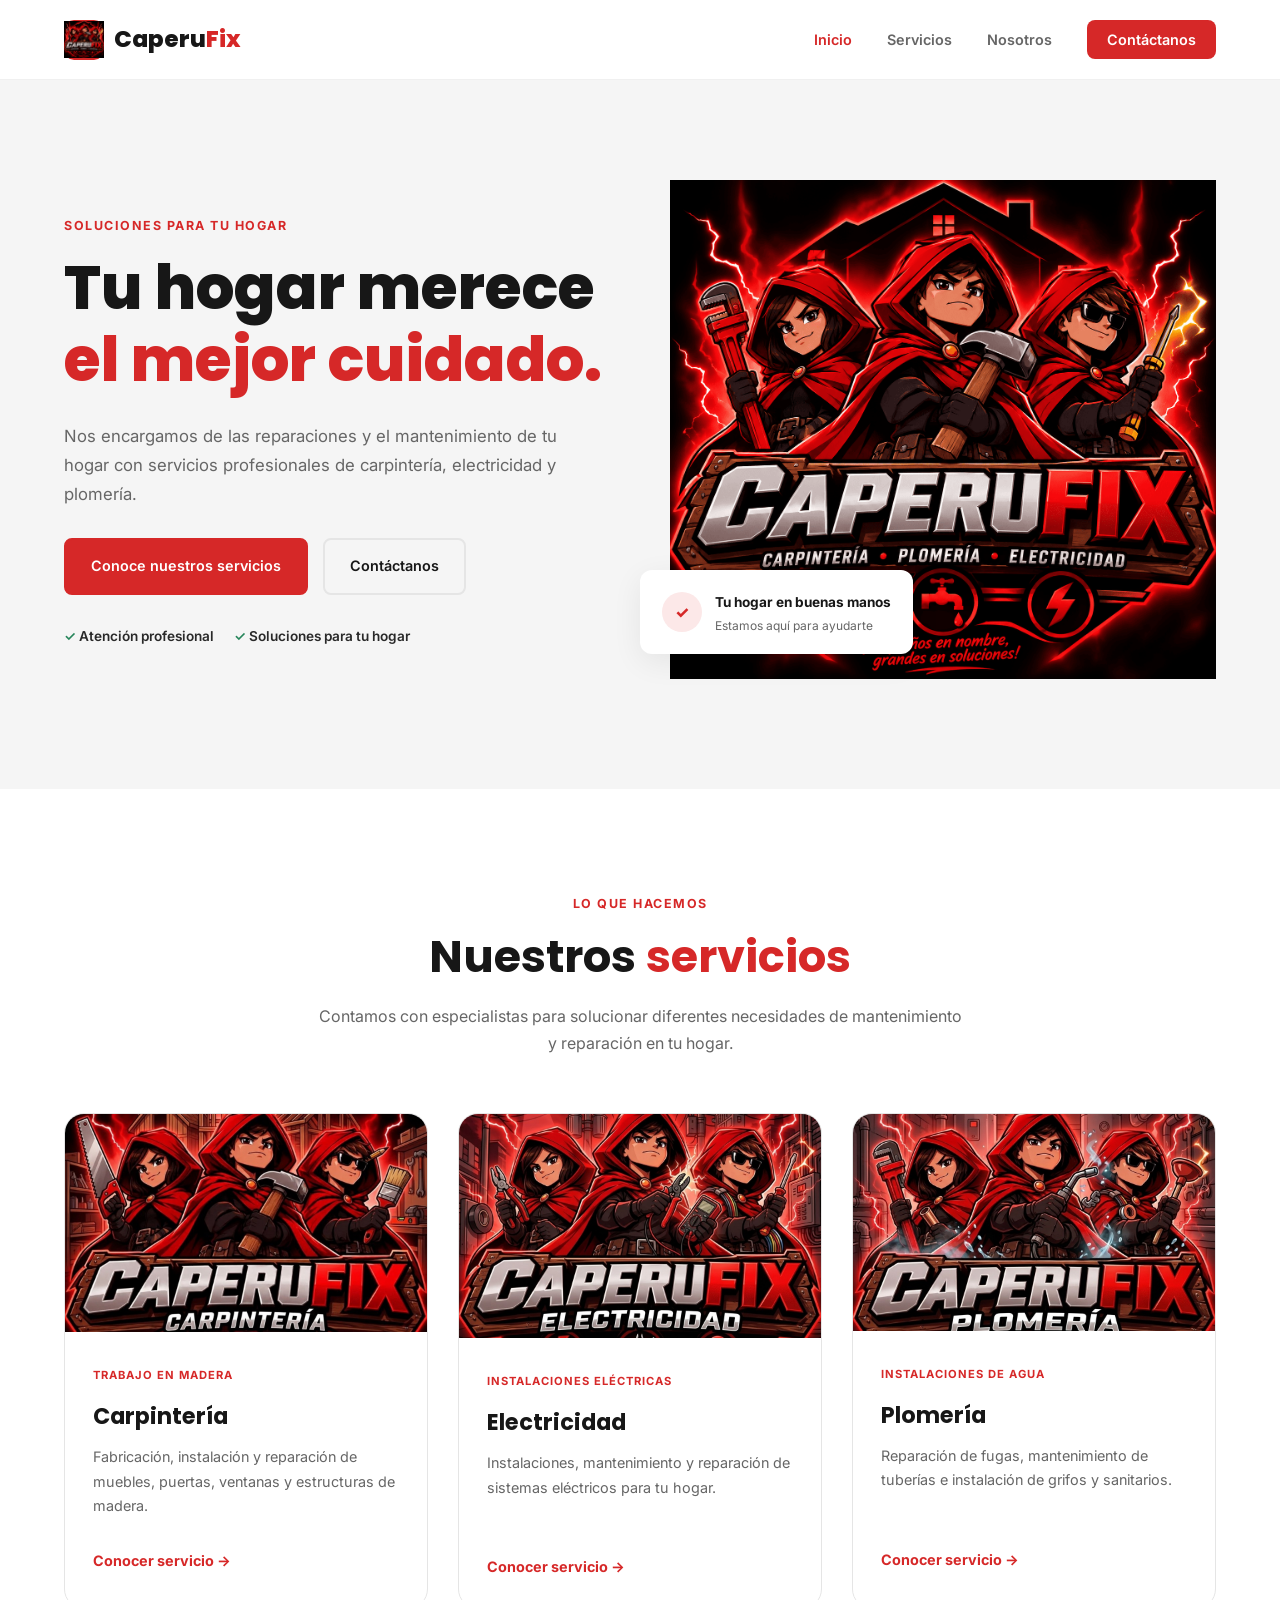
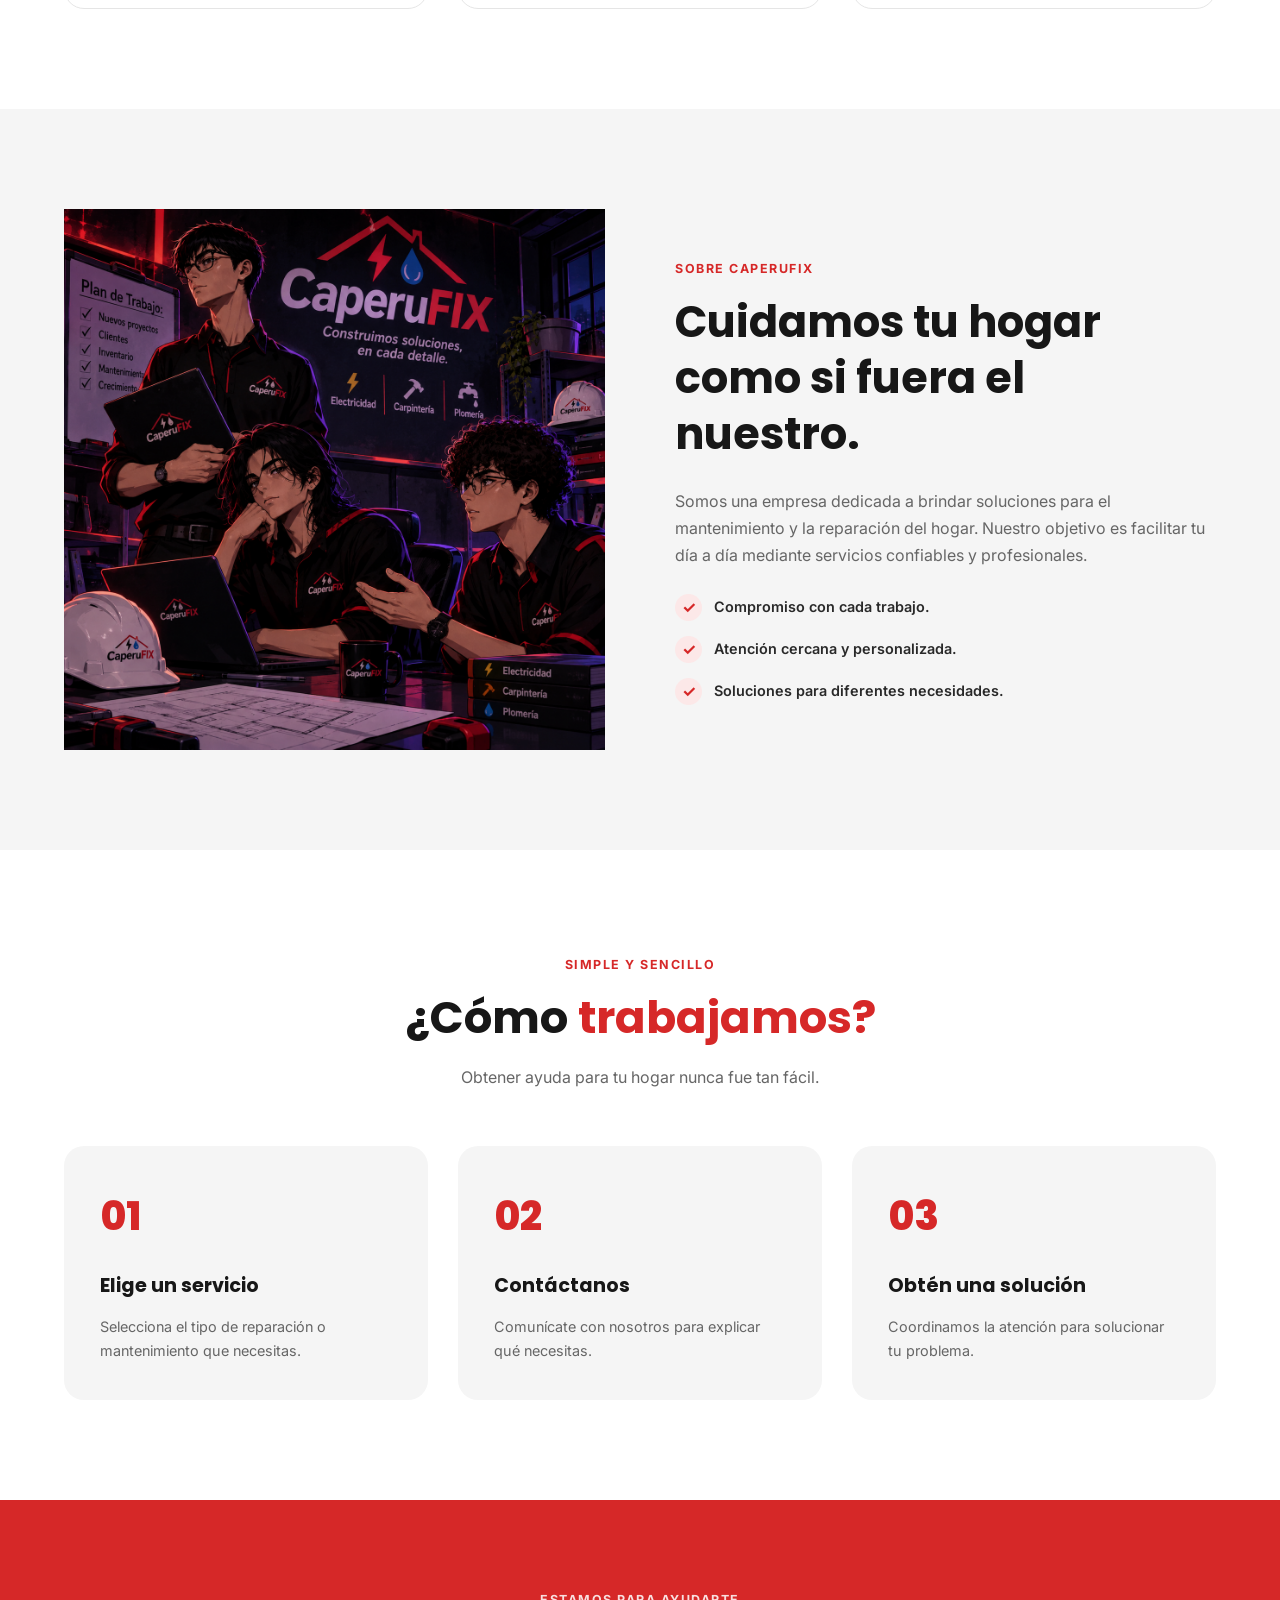
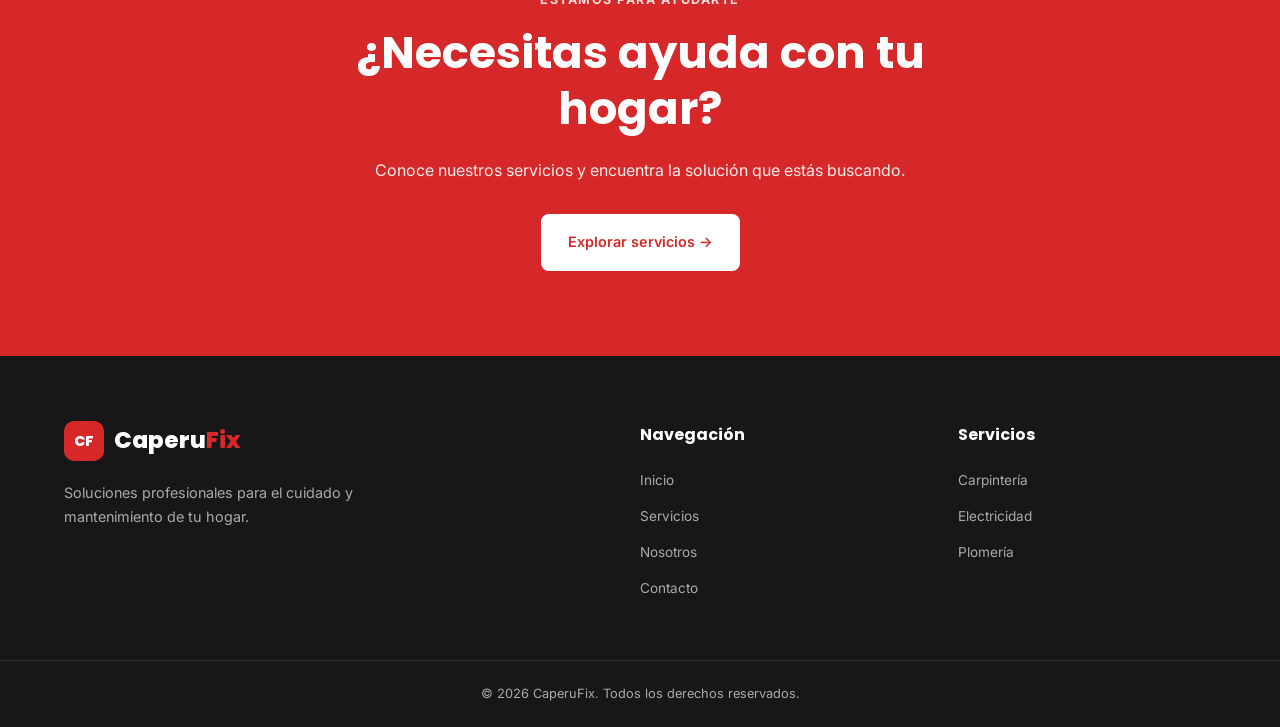
<file: index.html>
<!DOCTYPE html>
<html lang="es">

<head>
    <meta charset="UTF-8">
    <meta name="viewport" content="width=device-width, initial-scale=1.0">

    <meta name="description" content="CaperuFix: servicios profesionales de carpintería, electricidad y plomería para tu hogar.">

    <title>CaperuFix | Reparaciones del hogar</title>

    <!-- Google Fonts -->
    <link rel="preconnect" href="https://fonts.googleapis.com">
    <link rel="preconnect" href="https://fonts.gstatic.com" crossorigin>

    <link href="https://fonts.googleapis.com/css2?family=Inter:wght@400;500;600;700&family=Poppins:wght@400;500;600;700;800&display=swap" rel="stylesheet">

    <!-- CSS principal -->
    <link rel="stylesheet" href="style.css">

    <!-- JavaScript -->
    <script src="script.js" defer></script>
</head>

<body>

    <!-- ================================= -->
    <!-- NAVEGACION PRINCIPAL -->
    <!-- ================================= -->

    <header class="header">
        <nav class="navbar container">

            <a href="index.html" class="logo">
                <span class="logo-icon"><img src="assets/caperufix (1).png" alt=""></span>
                <span>Caperu<span class="logo-highlight">Fix</span></span>
            </a>

            <button class="menu-toggle" id="menu-toggle"
                aria-label="Abrir menú" aria-expanded="false"
                aria-controls="nav-menu">
                <span></span>
                <span></span>
                <span></span>
            </button>

            <ul class="nav-menu" id="nav-menu">
                <li><a href="#inicio" class="nav-link active">Inicio</a></li>
                <li><a href="#servicios" class="nav-link">Servicios</a></li>
                <li><a href="#nosotros" class="nav-link">Nosotros</a></li>
                <li><a href="#contacto" class="nav-link nav-contact">Contáctanos</a></li>
            </ul>

        </nav>
    </header>


    <main>

        <!-- ================================= -->
        <!-- SECCION PRINCIPAL / HERO -->
        <!-- ================================= -->

        <section class="hero" id="inicio">

            <div class="container hero-container">

                <div class="hero-content">

                    <span class="section-tag">
                        SOLUCIONES PARA TU HOGAR
                    </span>

                    <h1>
                        Tu hogar merece
                        <span>el mejor cuidado.</span>
                    </h1>

                    <p>
                        Nos encargamos de las reparaciones y el
                        mantenimiento de tu hogar con servicios
                        profesionales de carpintería, electricidad
                        y plomería.
                    </p>

                    <div class="hero-buttons">

                        <a href="#servicios" class="btn btn-primary">
                            Conoce nuestros servicios
                        </a>

                        <a href="#contacto" class="btn btn-secondary">
                            Contáctanos
                        </a>

                    </div>

                    <div class="hero-benefits">
                        <span>✓ Atención profesional</span>
                        <span>✓ Soluciones para tu hogar</span>
                    </div>

                </div>

                <div class="hero-image">

                    <!-- Imagen principal pendiente de agregar -->

                    <img src="assets/caperufix (1).png" alt="">

                    <div class="hero-card">
                        <span class="hero-card-icon">✓</span>
                        <div>
                            <strong>Tu hogar en buenas manos</strong>
                            <p>Estamos aquí para ayudarte</p>
                        </div>
                    </div>

                </div>

            </div>

        </section>


        <!-- ================================= -->
        <!-- SECCION DE SERVICIOS -->
        <!-- ================================= -->

        <section class="services section-padding" id="servicios">

            <div class="container">

                <div class="section-heading">

                    <span class="section-tag">
                        LO QUE HACEMOS
                    </span>

                    <h2>
                        Nuestros <span>servicios</span>
                    </h2>

                    <p>
                        Contamos con especialistas para solucionar
                        diferentes necesidades de mantenimiento
                        y reparación en tu hogar.
                    </p>

                </div>


                <div class="services-grid">

                    <!-- CARPINTERIA -->

                    <article class="service-card">

                        <img src="assets/caperuFIXCARP.jpg" alt="">

                        <div class="service-content">

                            <span class="service-category">
                                TRABAJO EN MADERA
                            </span>

                            <h3>Carpintería</h3>

                            <p>
                                Fabricación, instalación y reparación
                                de muebles, puertas, ventanas y
                                estructuras de madera.
                            </p>

                            <a href="carpinteria/carpinteria.html"
                                class="service-link">
                                Conocer servicio →
                            </a>

                        </div>

                    </article>


                    <!-- ELECTRICIDAD -->

                    <article class="service-card">

                      <img src="assets/caperuFIXELECT.jpg" alt="">

                        <div class="service-content">

                            <span class="service-category">
                                INSTALACIONES ELÉCTRICAS
                            </span>

                            <h3>Electricidad</h3>

                            <p>
                                Instalaciones, mantenimiento y
                                reparación de sistemas eléctricos
                                para tu hogar.
                            </p>

                            <a href="electricidad/electricidad.html"
                                class="service-link">
                                Conocer servicio →
                            </a>

                        </div>

                    </article>


                    <!-- PLOMERIA -->

                    <article class="service-card">

                       <img src="assets/caperufixTUBER.jpg" alt="">

                        <div class="service-content">

                            <span class="service-category">
                                INSTALACIONES DE AGUA
                            </span>

                            <h3>Plomería</h3>

                            <p>
                                Reparación de fugas, mantenimiento
                                de tuberías e instalación de
                                grifos y sanitarios.
                            </p>

                            <a href="plomeria/plomeria.html"
                                class="service-link">
                                Conocer servicio →
                            </a>

                        </div>

                    </article>

                </div>

            </div>

        </section>


        <!-- ================================= -->
        <!-- SECCION NOSOTROS -->
        <!-- ================================= -->

        <section class="about section-padding" id="nosotros">

            <div class="container about-container">

                <img src="/assets/caperufixEQUIPo.png" alt="">

                <div class="about-content">

                    <span class="section-tag">
                        SOBRE CAPERUFIX
                    </span>

                    <h2>
                        Cuidamos tu hogar
                        como si fuera el nuestro.
                    </h2>

                    <p>
                        Somos una empresa dedicada a brindar
                        soluciones para el mantenimiento y la
                        reparación del hogar. Nuestro objetivo
                        es facilitar tu día a día mediante
                        servicios confiables y profesionales.
                    </p>

                    <div class="about-points">

                        <div class="about-point">
                            <span>✓</span>
                            <p>Compromiso con cada trabajo.</p>
                        </div>

                        <div class="about-point">
                            <span>✓</span>
                            <p>Atención cercana y personalizada.</p>
                        </div>

                        <div class="about-point">
                            <span>✓</span>
                            <p>Soluciones para diferentes necesidades.</p>
                        </div>

                    </div>

                </div>

            </div>

        </section>


        <!-- ================================= -->
        <!-- COMO TRABAJAMOS -->
        <!-- ================================= -->

        <section class="process section-padding">

            <div class="container">

                <div class="section-heading">

                    <span class="section-tag">
                        SIMPLE Y SENCILLO
                    </span>

                    <h2>
                        ¿Cómo <span>trabajamos?</span>
                    </h2>

                    <p>
                        Obtener ayuda para tu hogar nunca fue tan fácil.
                    </p>

                </div>

                <div class="process-grid">

                    <article class="process-card">
                        <span class="process-number">01</span>
                        <h3>Elige un servicio</h3>
                        <p>
                            Selecciona el tipo de reparación
                            o mantenimiento que necesitas.
                        </p>
                    </article>

                    <article class="process-card">
                        <span class="process-number">02</span>
                        <h3>Contáctanos</h3>
                        <p>
                            Comunícate con nosotros para
                            explicar qué necesitas.
                        </p>
                    </article>

                    <article class="process-card">
                        <span class="process-number">03</span>
                        <h3>Obtén una solución</h3>
                        <p>
                            Coordinamos la atención para
                            solucionar tu problema.
                        </p>
                    </article>

                </div>

            </div>

        </section>


        <!-- ================================= -->
        <!-- CONTACTO -->
        <!-- ================================= -->

        <section class="contact section-padding" id="contacto">

            <div class="container">

                <div class="contact-content">

                    <span class="section-tag">
                        ESTAMOS PARA AYUDARTE
                    </span>

                    <h2>
                        ¿Necesitas ayuda
                        con tu hogar?
                    </h2>

                    <p>
                        Conoce nuestros servicios y encuentra
                        la solución que estás buscando.
                    </p>

                    <a href="#servicios" class="btn btn-light">
                        Explorar servicios →
                    </a>

                </div>

            </div>

        </section>

    </main>


    <!-- ================================= -->
    <!-- PIE DE PAGINA -->
    <!-- ================================= -->

    <footer class="footer">

        <div class="container footer-container">

            <div class="footer-brand">

                <a href="index.html" class="logo footer-logo">
                    <span class="logo-icon">CF</span>
                    <span>Caperu<span class="logo-highlight">Fix</span></span>
                </a>

                <p>
                    Soluciones profesionales para el cuidado
                    y mantenimiento de tu hogar.
                </p>

            </div>

            <div class="footer-links">

                <h3>Navegación</h3>

                <a href="#inicio">Inicio</a>
                <a href="#servicios">Servicios</a>
                <a href="#nosotros">Nosotros</a>
                <a href="#contacto">Contacto</a>

            </div>

            <div class="footer-links">

                <h3>Servicios</h3>

                <a href="carpinteria/index.html">Carpintería</a>
                <a href="electricidad/index.html">Electricidad</a>
                <a href="plomeria/index.html">Plomería</a>

            </div>

        </div>

        <div class="footer-bottom">
            <div class="container">
                <p>
                    © <span id="current-year"></span>
                    CaperuFix. Todos los derechos reservados.
                </p>
            </div>
        </div>

    </footer>

</body>

</html>
</file>
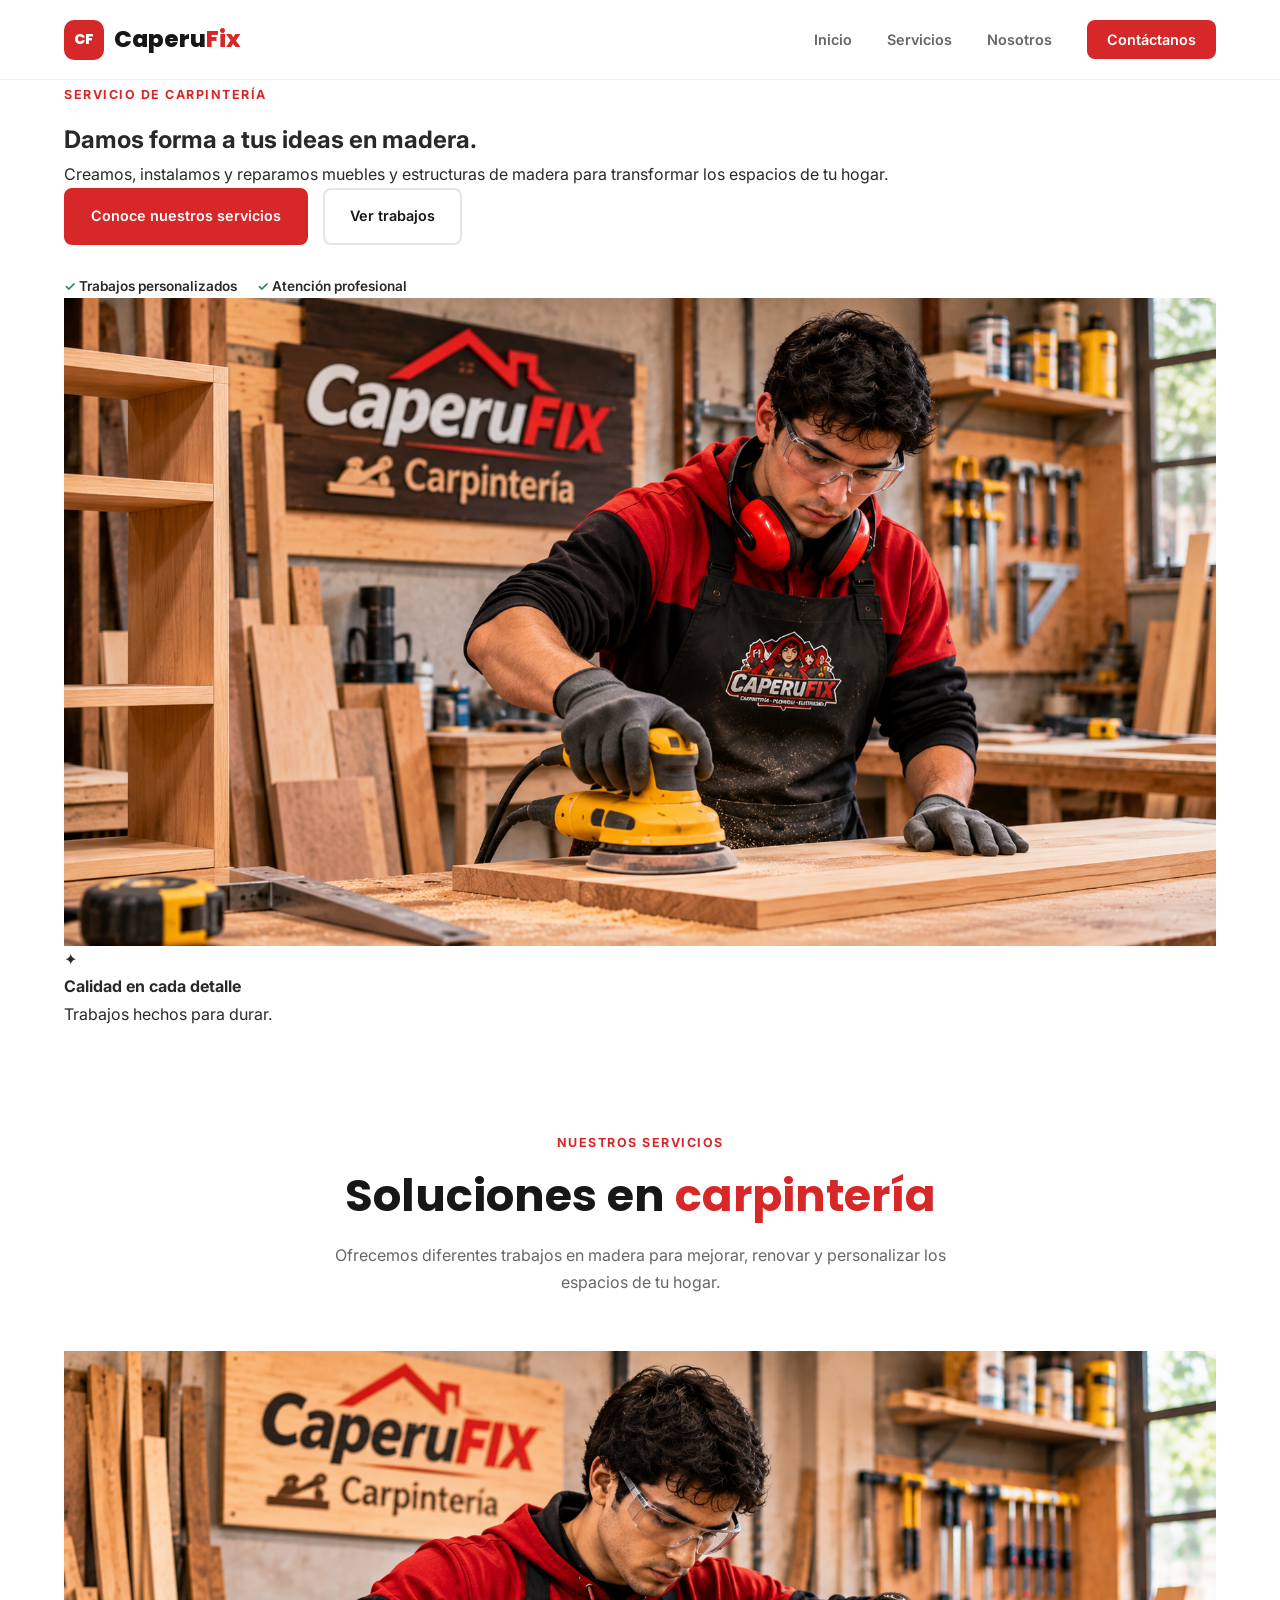
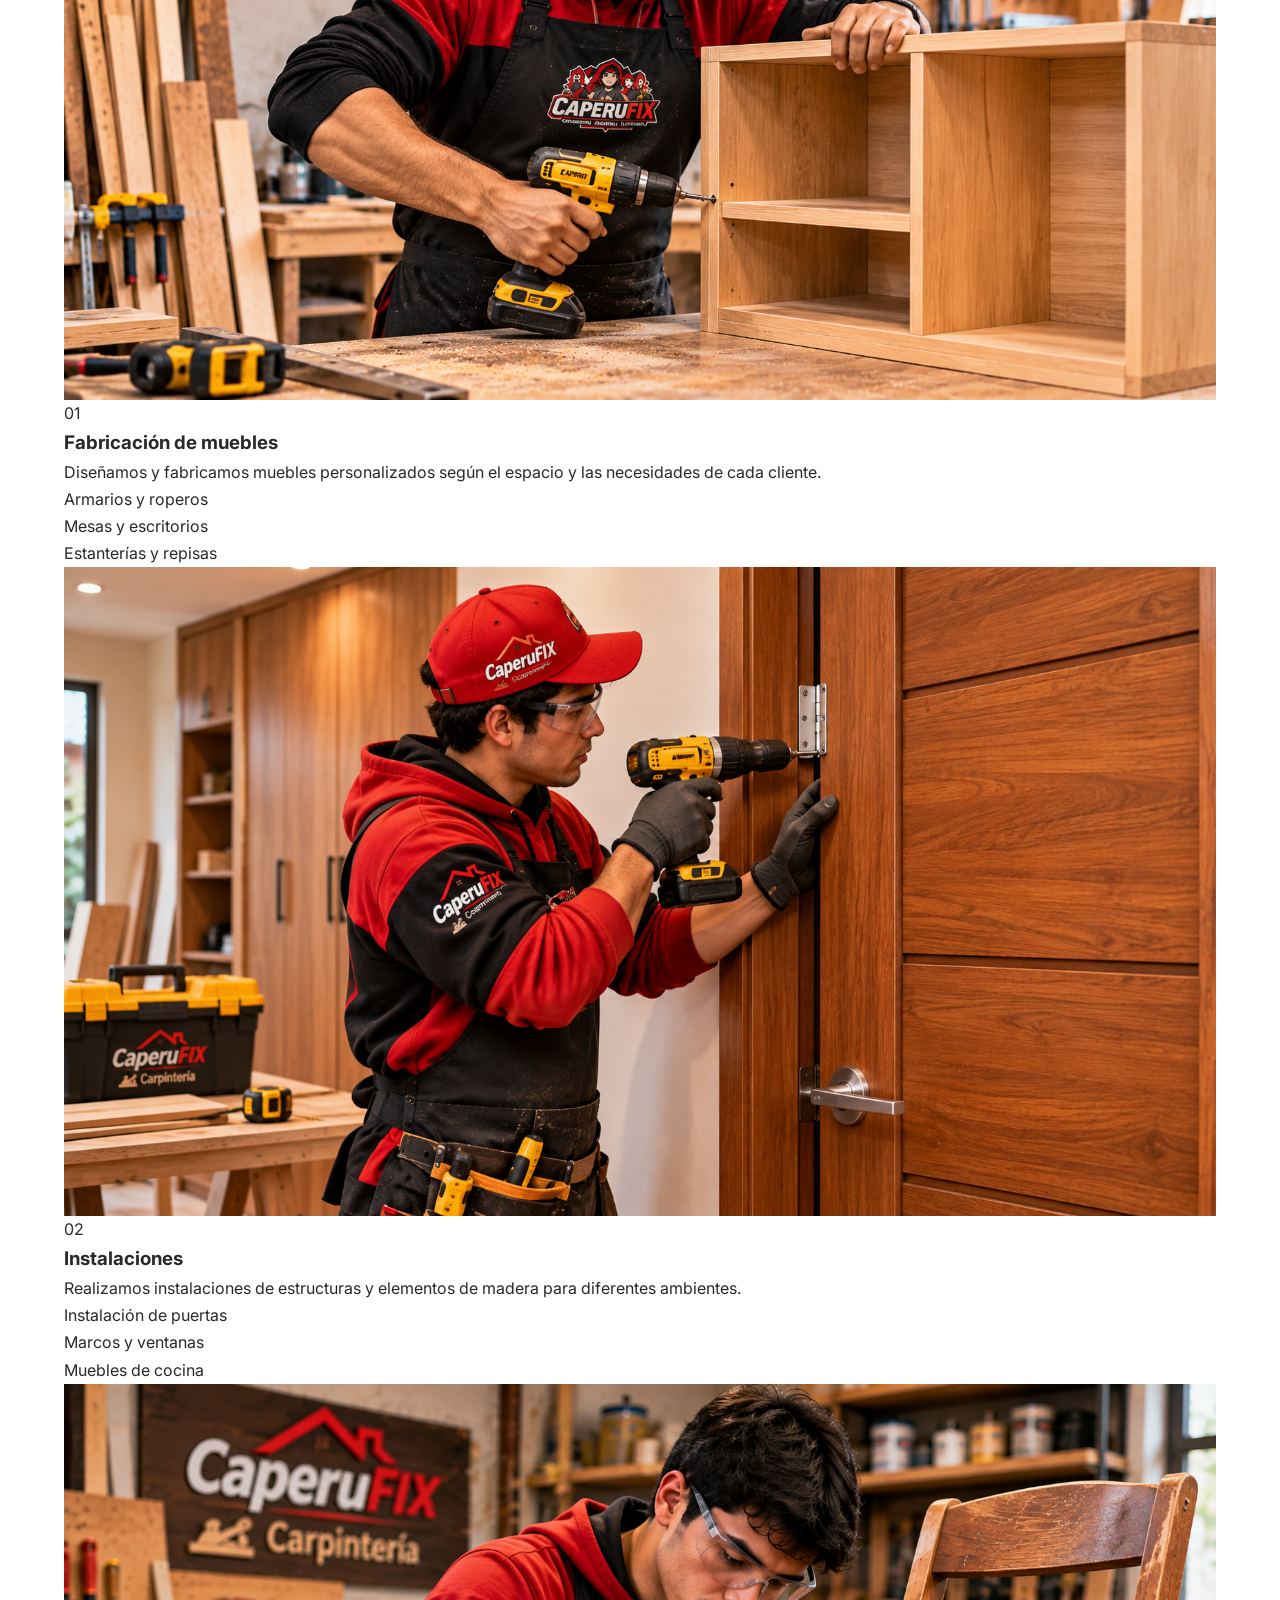
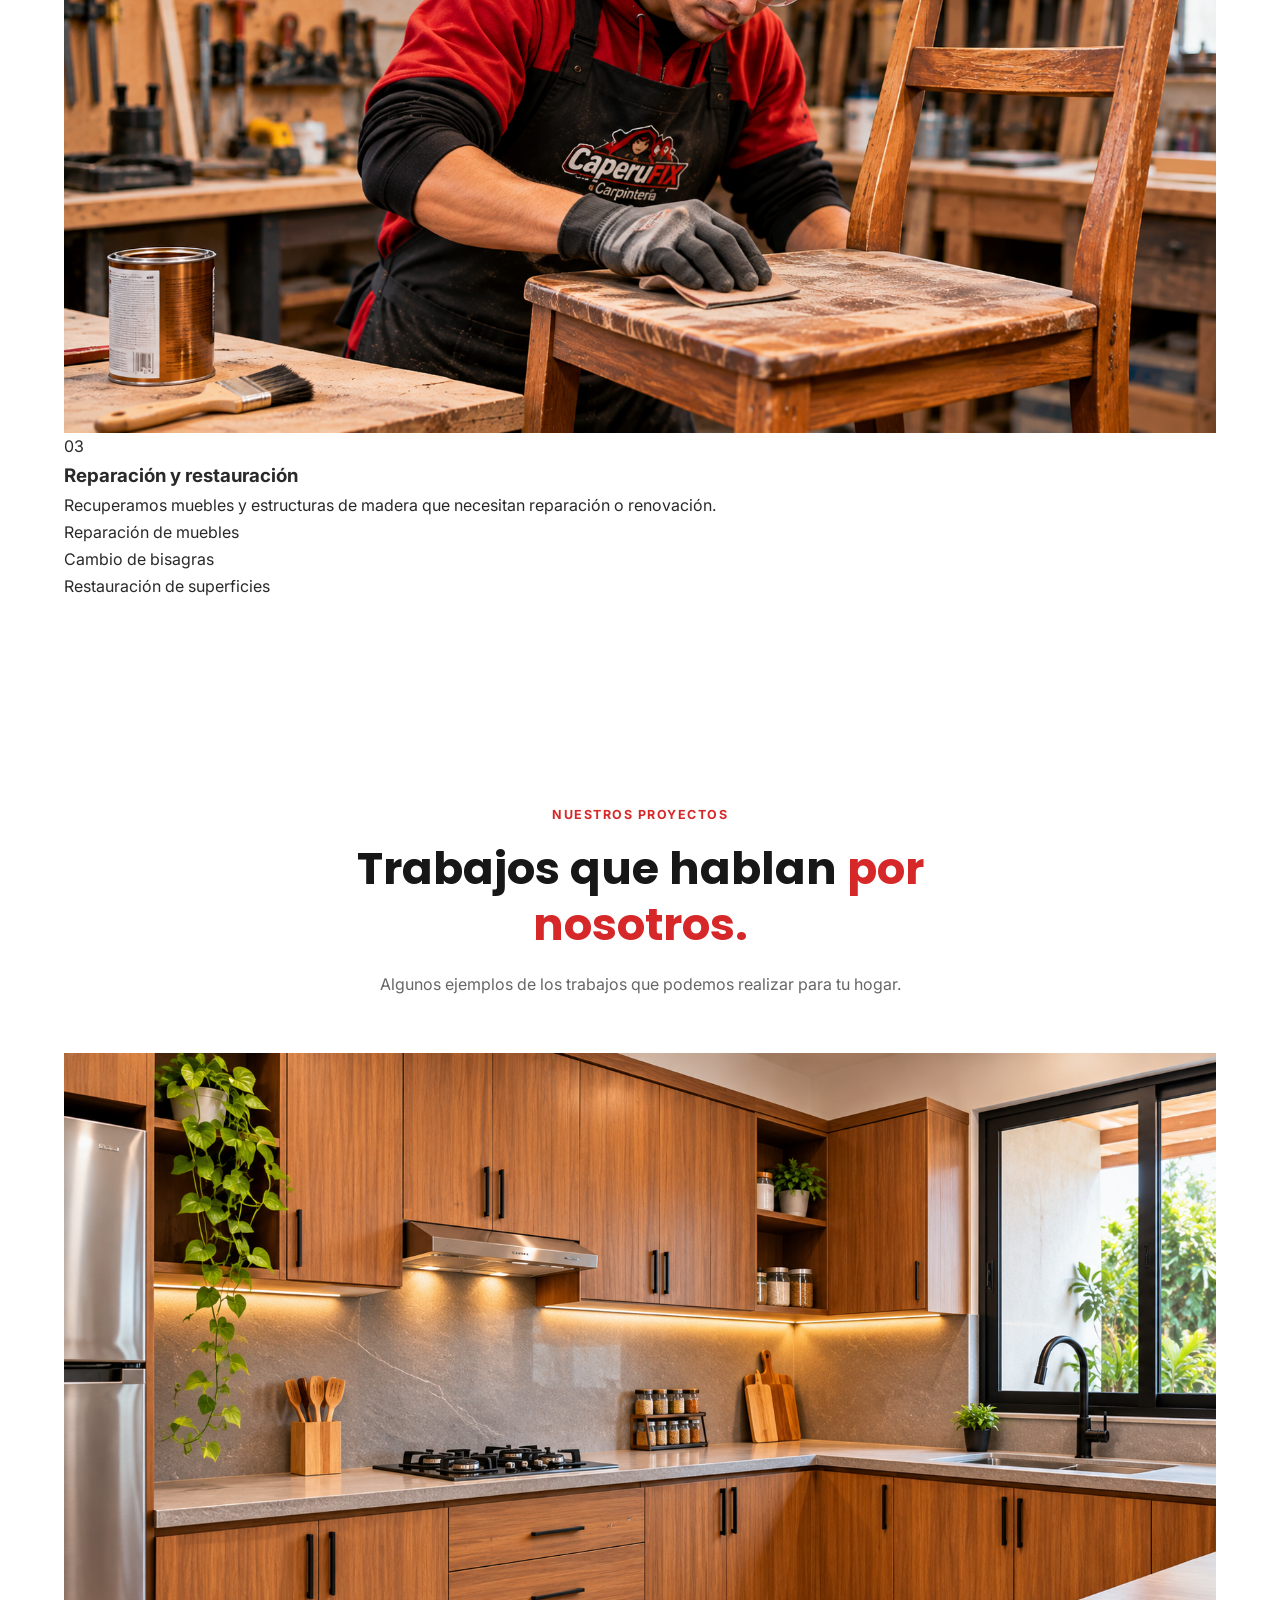
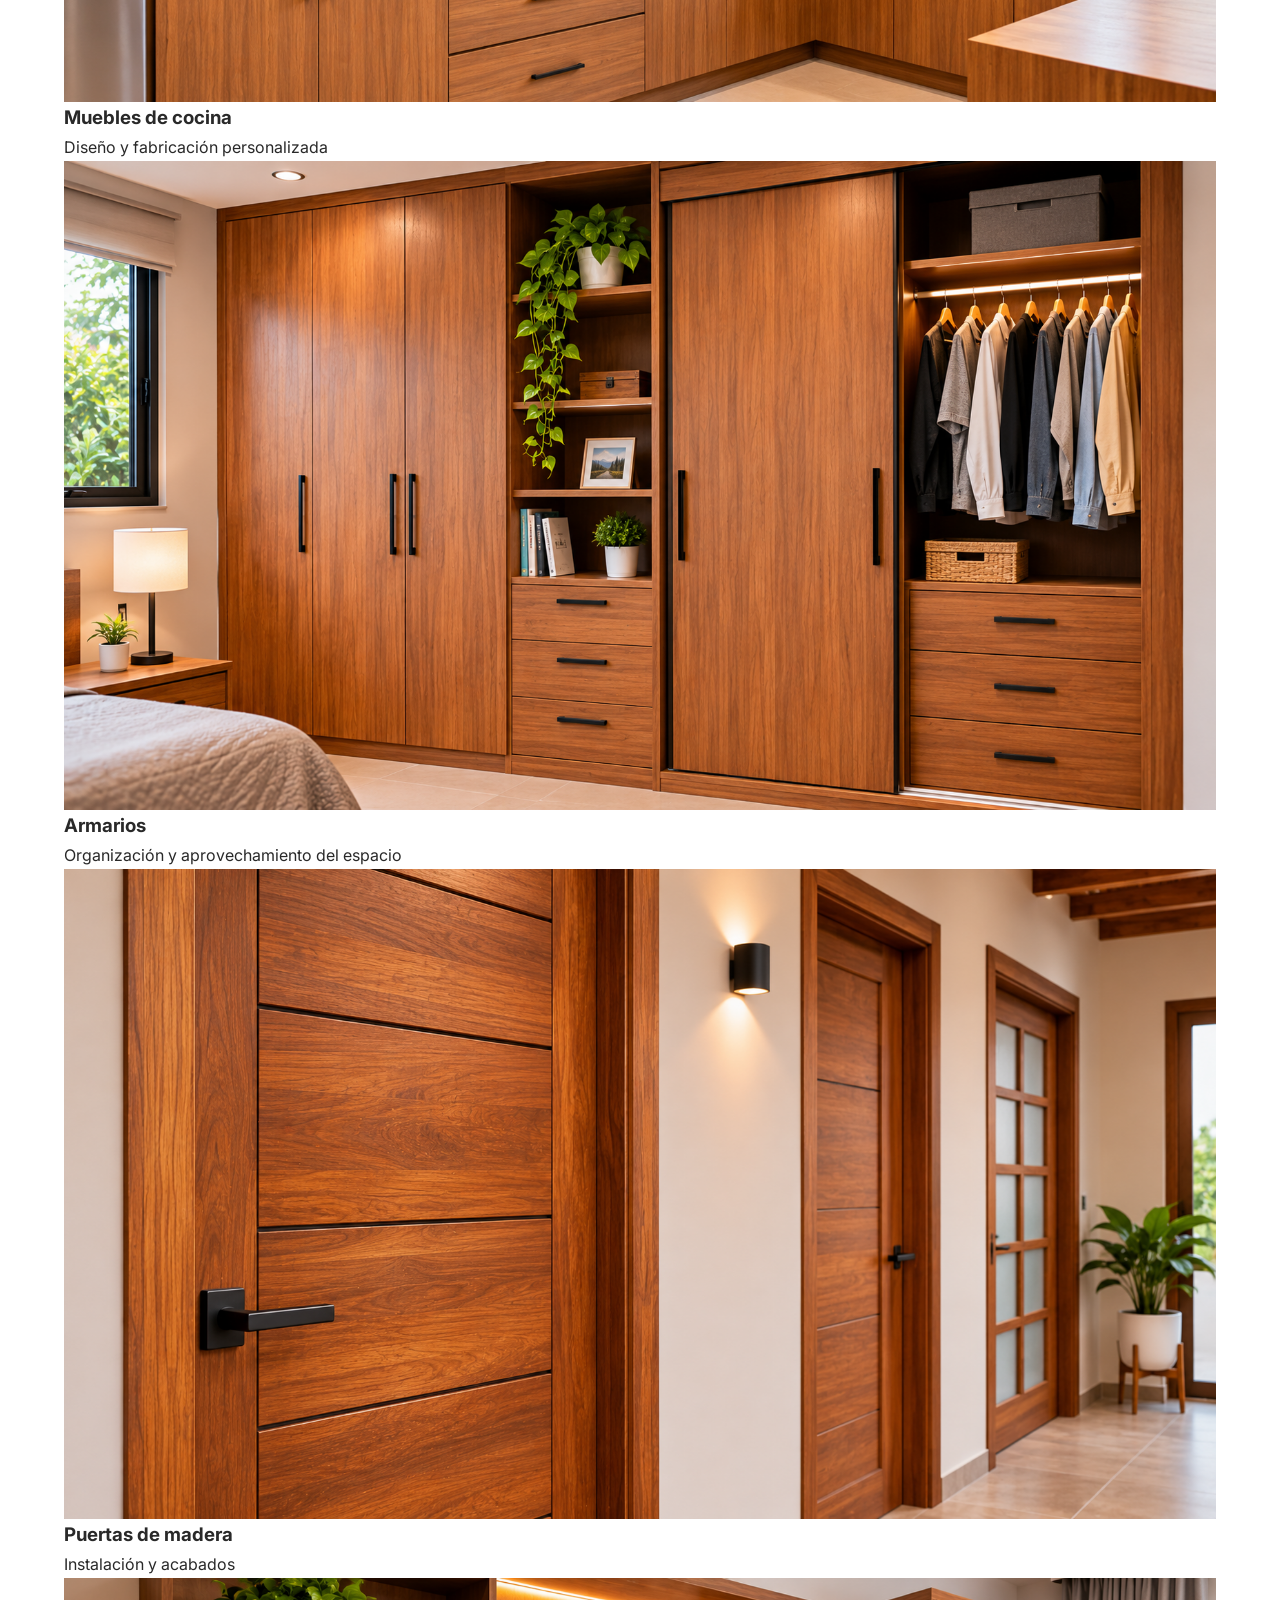
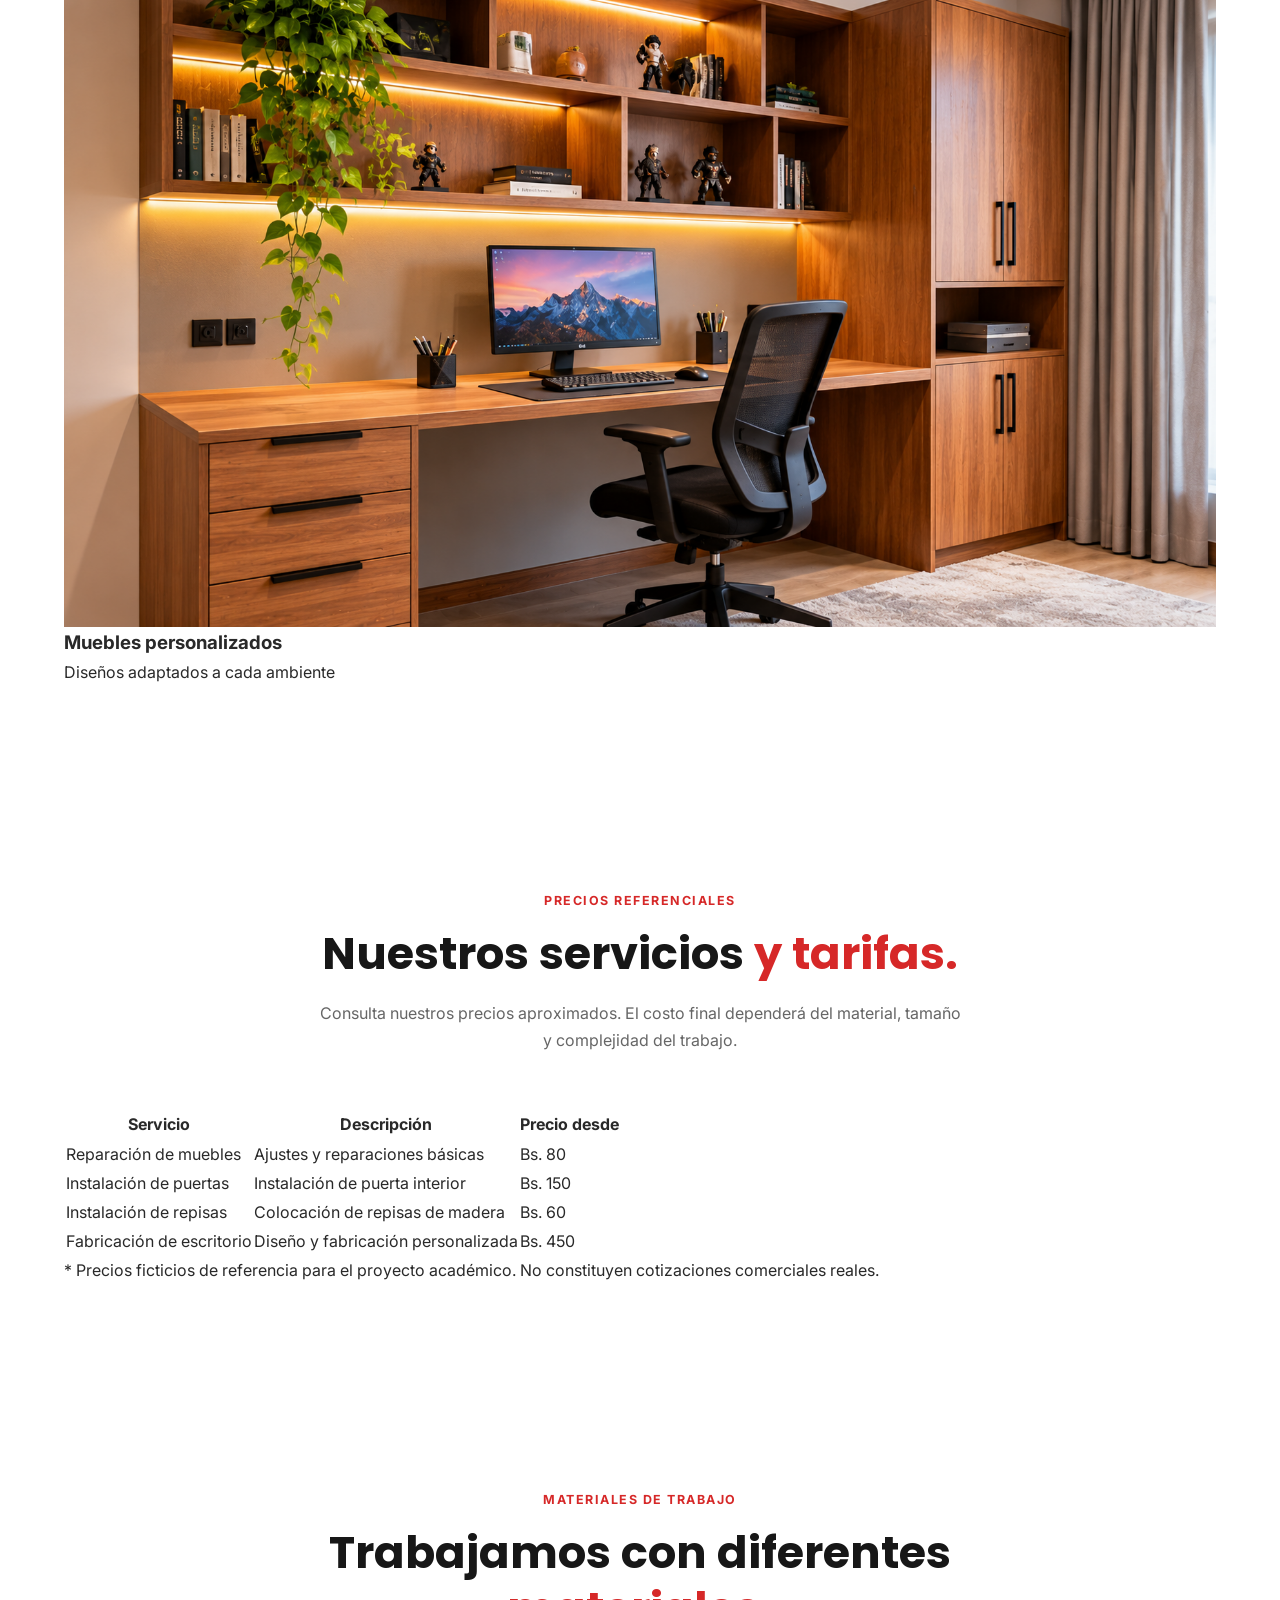
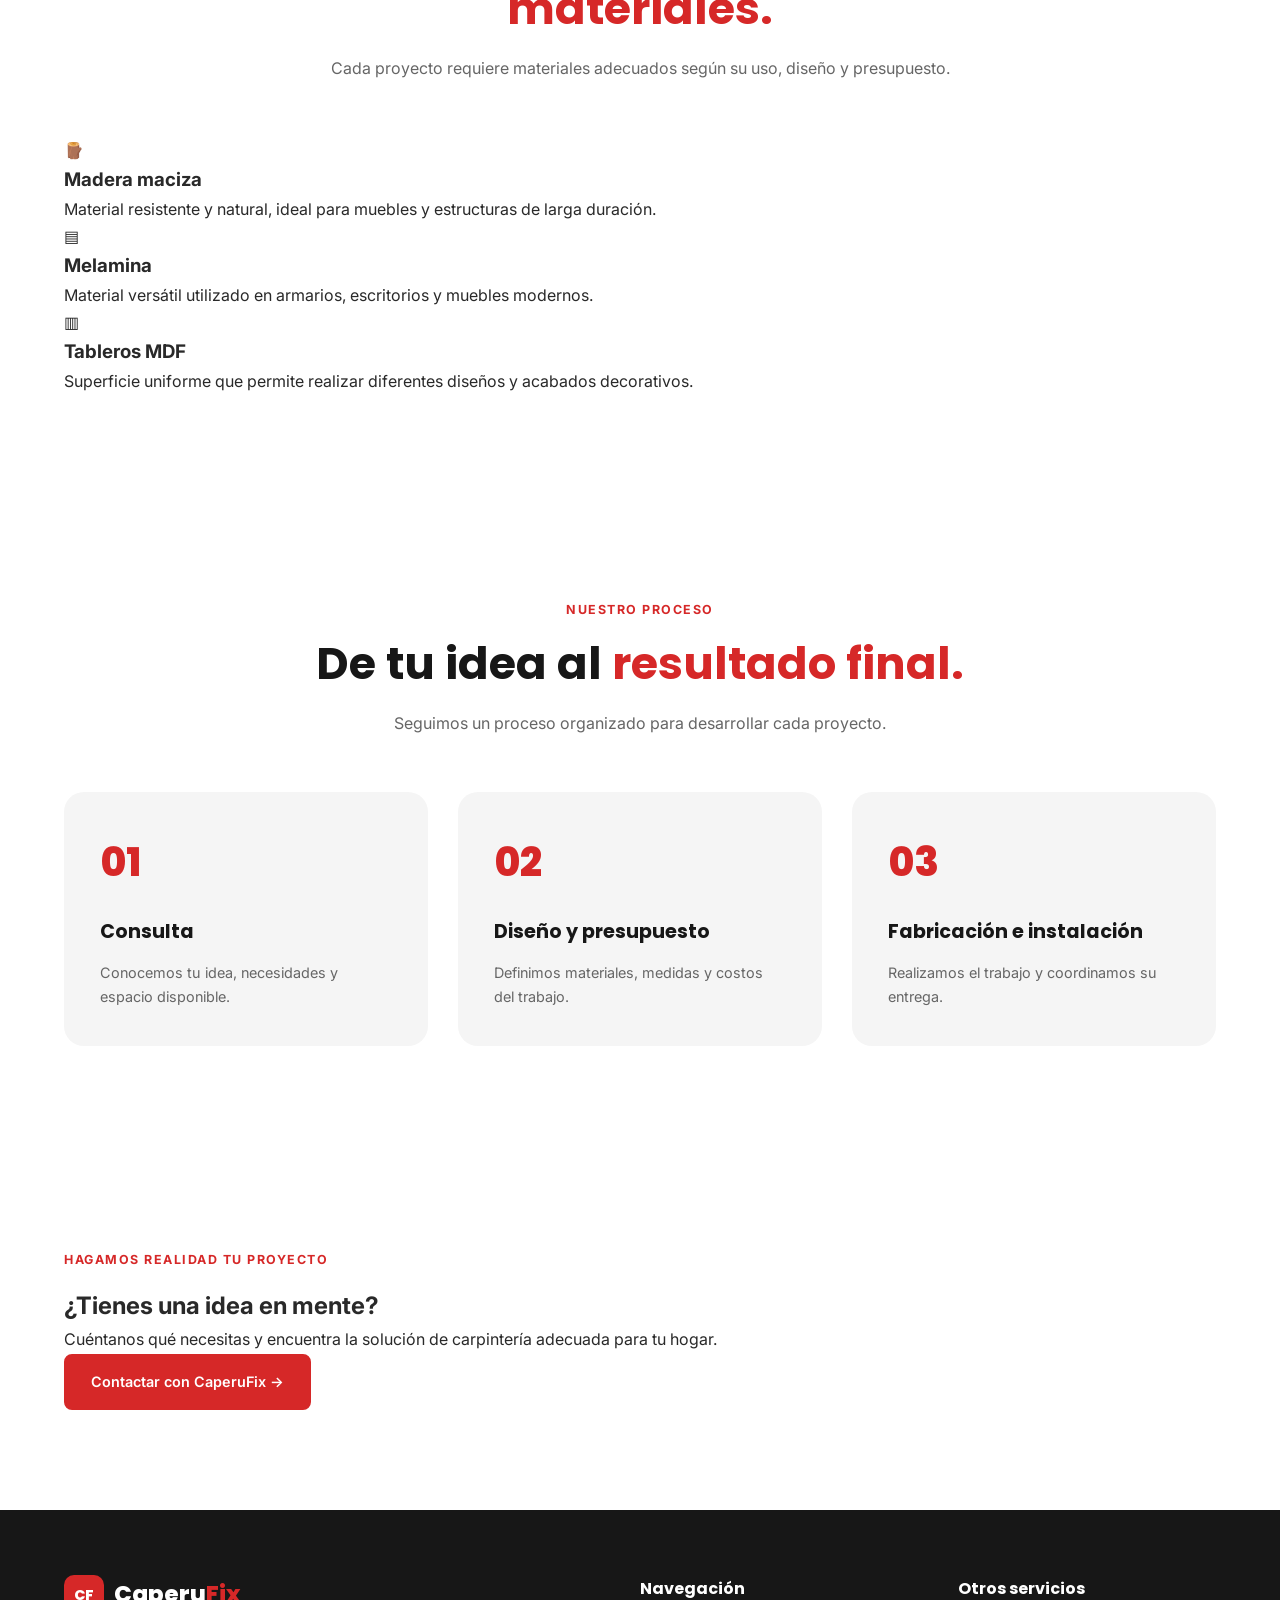
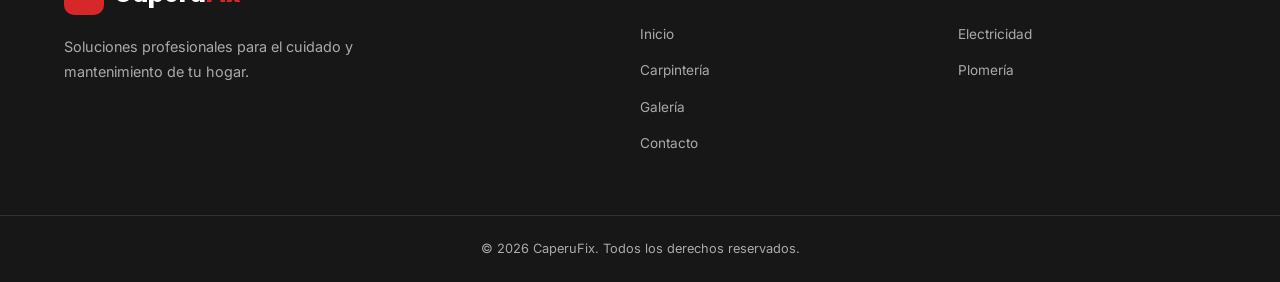
<file: carpinteria/carpinteria.html>
<!DOCTYPE html>
<html lang="es">

<head>
    <meta charset="UTF-8">
    <meta name="viewport" content="width=device-width, initial-scale=1.0">

    <meta name="description" content="Servicios profesionales de carpintería de CaperuFix. Fabricación, instalación y reparación de muebles de madera.">

    <title>Carpintería | CaperuFix</title>

    <!-- Google Fonts -->
    <link rel="preconnect" href="https://fonts.googleapis.com">
    <link rel="preconnect" href="https://fonts.gstatic.com" crossorigin>

    <link href="https://fonts.googleapis.com/css2?family=Inter:wght@400;500;600;700&family=Poppins:wght@400;500;600;700;800&display=swap" rel="stylesheet">

    <!-- CSS principal y CSS de la página -->
    <link rel="stylesheet" href="../style.css">

    <!-- JavaScript principal -->
    <script src="../script.js" defer></script>
</head>

<body>

    <!-- =================================
         NAVEGACION
    ================================== -->

    <header class="header">

        <nav class="navbar container">

            <a href="../index.html" class="logo">
                <span class="logo-icon">CF</span>
                <span>Caperu<span class="logo-highlight">Fix</span></span>
            </a>

            <button class="menu-toggle" id="menu-toggle"
                aria-label="Abrir menú"
                aria-expanded="false"
                aria-controls="nav-menu">

                <span></span>
                <span></span>
                <span></span>

            </button>

            <ul class="nav-menu" id="nav-menu">

                <li>
                    <a href="../index.html" class="nav-link">
                        Inicio
                    </a>
                </li>

                <li>
                    <a href="#servicios" class="nav-link active">
                        Servicios
                    </a>
                </li>

                <li>
                    <a href="#nosotros" class="nav-link">
                        Nosotros
                    </a>
                </li>

                <li>
                    <a href="#contacto" class="nav-link nav-contact">
                        Contáctanos
                    </a>
                </li>

            </ul>

        </nav>

    </header>


    <main>

        <!-- =================================
             HERO - CARPINTERIA
        ================================== -->

        <section class="carpentry-hero" id="inicio">

            <div class="container carpentry-hero-container">

                <div class="carpentry-hero-content">

                    <span class="section-tag">
                        SERVICIO DE CARPINTERÍA
                    </span>

                    <h1>
                        Damos forma a tus ideas
                        <span>en madera.</span>
                    </h1>

                    <p>
                        Creamos, instalamos y reparamos muebles
                        y estructuras de madera para transformar
                        los espacios de tu hogar.
                    </p>

                    <div class="hero-buttons">

                        <a href="#servicios" class="btn btn-primary">
                            Conoce nuestros servicios
                        </a>

                        <a href="#galeria" class="btn btn-secondary">
                            Ver trabajos
                        </a>

                    </div>

                    <div class="hero-benefits">

                        <span>✓ Trabajos personalizados</span>
                        <span>✓ Atención profesional</span>

                    </div>

                </div>


                <div class="carpentry-hero-visual">

                    <img
                        src="../assets/hero-carpinteria.png"
                        alt="Carpintero profesional trabajando en un taller de CaperuFix"
                        class="carpentry-main-image"
                    >

                    <div class="carpentry-floating-card">

                        <span class="floating-icon">✦</span>

                        <div>
                            <strong>Calidad en cada detalle</strong>
                            <p>Trabajos hechos para durar.</p>
                        </div>

                    </div>

                </div>

            </div>

        </section>


        <!-- =================================
             SERVICIOS DE CARPINTERIA
        ================================== -->

        <section class="carpentry-services section-padding"
            id="servicios">

            <div class="container">

                <div class="section-heading">

                    <span class="section-tag">
                        NUESTROS SERVICIOS
                    </span>

                    <h2>
                        Soluciones en
                        <span>carpintería</span>
                    </h2>

                    <p>
                        Ofrecemos diferentes trabajos en madera
                        para mejorar, renovar y personalizar
                        los espacios de tu hogar.
                    </p>

                </div>


                <div class="carpentry-services-grid">

                    <!-- SERVICIO 1 -->

                    <article class="carpentry-service-card">

                        <div class="carpentry-service-image">

                            <img
                                src="../assets/muebles.png"
                                alt="Fabricación de muebles de madera"
                            >

                            <span>01</span>

                        </div>

                        <div class="carpentry-service-content">

                            <h3>Fabricación de muebles</h3>

                            <p>
                                Diseñamos y fabricamos muebles
                                personalizados según el espacio
                                y las necesidades de cada cliente.
                            </p>

                            <ul>
                                <li>Armarios y roperos</li>
                                <li>Mesas y escritorios</li>
                                <li>Estanterías y repisas</li>
                            </ul>

                        </div>

                    </article>


                    <!-- SERVICIO 2 -->

                    <article class="carpentry-service-card">

                        <div class="carpentry-service-image">

                            <img
                                src="../assets/instalaciones.png"
                                alt="Instalación profesional de estructuras de madera"
                            >

                            <span>02</span>

                        </div>

                        <div class="carpentry-service-content">

                            <h3>Instalaciones</h3>

                            <p>
                                Realizamos instalaciones de
                                estructuras y elementos de madera
                                para diferentes ambientes.
                            </p>

                            <ul>
                                <li>Instalación de puertas</li>
                                <li>Marcos y ventanas</li>
                                <li>Muebles de cocina</li>
                            </ul>

                        </div>

                    </article>


                    <!-- SERVICIO 3 -->

                    <article class="carpentry-service-card">

                        <div class="carpentry-service-image">

                            <img
                                src="../assets/reparaciones.png"
                                alt="Restauración y reparación de muebles de madera"
                            >

                            <span>03</span>

                        </div>

                        <div class="carpentry-service-content">

                            <h3>Reparación y restauración</h3>

                            <p>
                                Recuperamos muebles y estructuras
                                de madera que necesitan reparación
                                o renovación.
                            </p>

                            <ul>
                                <li>Reparación de muebles</li>
                                <li>Cambio de bisagras</li>
                                <li>Restauración de superficies</li>
                            </ul>

                        </div>

                    </article>

                </div>

            </div>

        </section>


        <!-- =================================
             GALERIA DE TRABAJOS
        ================================== -->

        <section class="carpentry-gallery section-padding"
            id="galeria">

            <div class="container">

                <div class="section-heading">

                    <span class="section-tag">
                        NUESTROS PROYECTOS
                    </span>

                    <h2>
                        Trabajos que hablan
                        <span>por nosotros.</span>
                    </h2>

                    <p>
                        Algunos ejemplos de los trabajos
                        que podemos realizar para tu hogar.
                    </p>

                </div>


                <div class="carpentry-gallery-grid">

                    <!-- COCINAS -->

                    <article class="gallery-item">

                        <img
                            src="../assets/cocina.png"
                            alt="Muebles de cocina modernos de madera"
                        >

                        <div class="gallery-label">
                            <h3>Muebles de cocina</h3>
                            <p>Diseño y fabricación personalizada</p>
                        </div>

                    </article>


                    <!-- ARMARIOS -->

                    <article class="gallery-item">

                        <img
                            src="../assets/armarios.png"
                            alt="Armarios y roperos de madera"
                        >

                        <div class="gallery-label">
                            <h3>Armarios</h3>
                            <p>Organización y aprovechamiento del espacio</p>
                        </div>

                    </article>


                    <!-- PUERTAS -->

                    <article class="gallery-item">

                        <img
                            src="../assets/puertas.png"
                            alt="Puertas de madera instaladas en un hogar"
                        >

                        <div class="gallery-label">
                            <h3>Puertas de madera</h3>
                            <p>Instalación y acabados</p>
                        </div>

                    </article>


                    <!-- MUEBLES PERSONALIZADOS -->

                    <article class="gallery-item">

                        <img
                            src="../assets/muebles-personalizados.png"
                            alt="Escritorio y muebles personalizados de madera"
                        >

                        <div class="gallery-label">
                            <h3>Muebles personalizados</h3>
                            <p>Diseños adaptados a cada ambiente</p>
                        </div>

                    </article>

                </div>

            </div>

        </section>


        <!-- =================================
             TABLA DE PRECIOS
        ================================== -->

        <section class="carpentry-prices section-padding"
            id="precios">

            <div class="container">

                <div class="section-heading">

                    <span class="section-tag">
                        PRECIOS REFERENCIALES
                    </span>

                    <h2>
                        Nuestros servicios
                        <span>y tarifas.</span>
                    </h2>

                    <p>
                        Consulta nuestros precios aproximados.
                        El costo final dependerá del material,
                        tamaño y complejidad del trabajo.
                    </p>

                </div>


                <div class="carpentry-table-container">

                    <table class="carpentry-table">

                        <thead>
                            <tr>
                                <th>Servicio</th>
                                <th>Descripción</th>
                                <th>Precio desde</th>
                            </tr>
                        </thead>

                        <tbody>

                            <tr>
                                <td>Reparación de muebles</td>
                                <td>Ajustes y reparaciones básicas</td>
                                <td>Bs. 80</td>
                            </tr>

                            <tr>
                                <td>Instalación de puertas</td>
                                <td>Instalación de puerta interior</td>
                                <td>Bs. 150</td>
                            </tr>

                            <tr>
                                <td>Instalación de repisas</td>
                                <td>Colocación de repisas de madera</td>
                                <td>Bs. 60</td>
                            </tr>

                            <tr>
                                <td>Fabricación de escritorio</td>
                                <td>Diseño y fabricación personalizada</td>
                                <td>Bs. 450</td>
                            </tr>

                        </tbody>

                    </table>

                    <p class="table-note">
                        * Precios ficticios de referencia para
                        el proyecto académico. No constituyen
                        cotizaciones comerciales reales.
                    </p>

                </div>

            </div>

        </section>


        <!-- =================================
             MATERIALES
        ================================== -->

        <section class="carpentry-materials section-padding"
            id="nosotros">

            <div class="container">

                <div class="section-heading">

                    <span class="section-tag">
                        MATERIALES DE TRABAJO
                    </span>

                    <h2>
                        Trabajamos con diferentes
                        <span>materiales.</span>
                    </h2>

                    <p>
                        Cada proyecto requiere materiales
                        adecuados según su uso, diseño y
                        presupuesto.
                    </p>

                </div>


                <div class="materials-grid">

                    <article class="material-card">

                        <div class="material-icon">🪵</div>

                        <h3>Madera maciza</h3>

                        <p>
                            Material resistente y natural,
                            ideal para muebles y estructuras
                            de larga duración.
                        </p>

                    </article>


                    <article class="material-card">

                        <div class="material-icon">▤</div>

                        <h3>Melamina</h3>

                        <p>
                            Material versátil utilizado en
                            armarios, escritorios y muebles
                            modernos.
                        </p>

                    </article>


                    <article class="material-card">

                        <div class="material-icon">▥</div>

                        <h3>Tableros MDF</h3>

                        <p>
                            Superficie uniforme que permite
                            realizar diferentes diseños y
                            acabados decorativos.
                        </p>

                    </article>

                </div>

            </div>

        </section>


        <!-- =================================
             PROCESO DE TRABAJO
        ================================== -->

        <section class="carpentry-process section-padding">

            <div class="container">

                <div class="section-heading">

                    <span class="section-tag">
                        NUESTRO PROCESO
                    </span>

                    <h2>
                        De tu idea al
                        <span>resultado final.</span>
                    </h2>

                    <p>
                        Seguimos un proceso organizado
                        para desarrollar cada proyecto.
                    </p>

                </div>


                <div class="process-grid">

                    <article class="process-card">

                        <span class="process-number">01</span>

                        <h3>Consulta</h3>

                        <p>
                            Conocemos tu idea, necesidades
                            y espacio disponible.
                        </p>

                    </article>


                    <article class="process-card">

                        <span class="process-number">02</span>

                        <h3>Diseño y presupuesto</h3>

                        <p>
                            Definimos materiales, medidas
                            y costos del trabajo.
                        </p>

                    </article>


                    <article class="process-card">

                        <span class="process-number">03</span>

                        <h3>Fabricación e instalación</h3>

                        <p>
                            Realizamos el trabajo y
                            coordinamos su entrega.
                        </p>

                    </article>

                </div>

            </div>

        </section>


        <!-- =================================
             CONTACTO
        ================================== -->

        <section class="carpentry-contact section-padding"
            id="contacto">

            <div class="container">

                <div class="carpentry-contact-content">

                    <span class="section-tag">
                        HAGAMOS REALIDAD TU PROYECTO
                    </span>

                    <h2>
                        ¿Tienes una idea
                        en mente?
                    </h2>

                    <p>
                        Cuéntanos qué necesitas y encuentra
                        la solución de carpintería adecuada
                        para tu hogar.
                    </p>

                    <a href="../index.html#contacto"
                        class="btn btn-primary">
                        Contactar con CaperuFix →
                    </a>

                </div>

            </div>

        </section>

    </main>


    <!-- =================================
         FOOTER
    ================================== -->

    <footer class="footer">

        <div class="container footer-container">

            <div class="footer-brand">

                <a href="../index.html" class="logo footer-logo">

                    <span class="logo-icon">CF</span>

                    <span>Caperu<span class="logo-highlight">Fix</span></span>

                </a>

                <p>
                    Soluciones profesionales para el cuidado
                    y mantenimiento de tu hogar.
                </p>

            </div>


            <div class="footer-links">

                <h3>Navegación</h3>

                <a href="../index.html">Inicio</a>
                <a href="#servicios">Carpintería</a>
                <a href="#galeria">Galería</a>
                <a href="#contacto">Contacto</a>

            </div>


            <div class="footer-links">

                <h3>Otros servicios</h3>

                <a href="../index.html#servicios">Electricidad</a>
                <a href="../index.html#servicios">Plomería</a>

            </div>

        </div>


        <div class="footer-bottom">

            <div class="container">

                <p>
                    © <span id="current-year"></span>
                    CaperuFix. Todos los derechos reservados.
                </p>

            </div>

        </div>

    </footer>

</body>
</html>
</file>
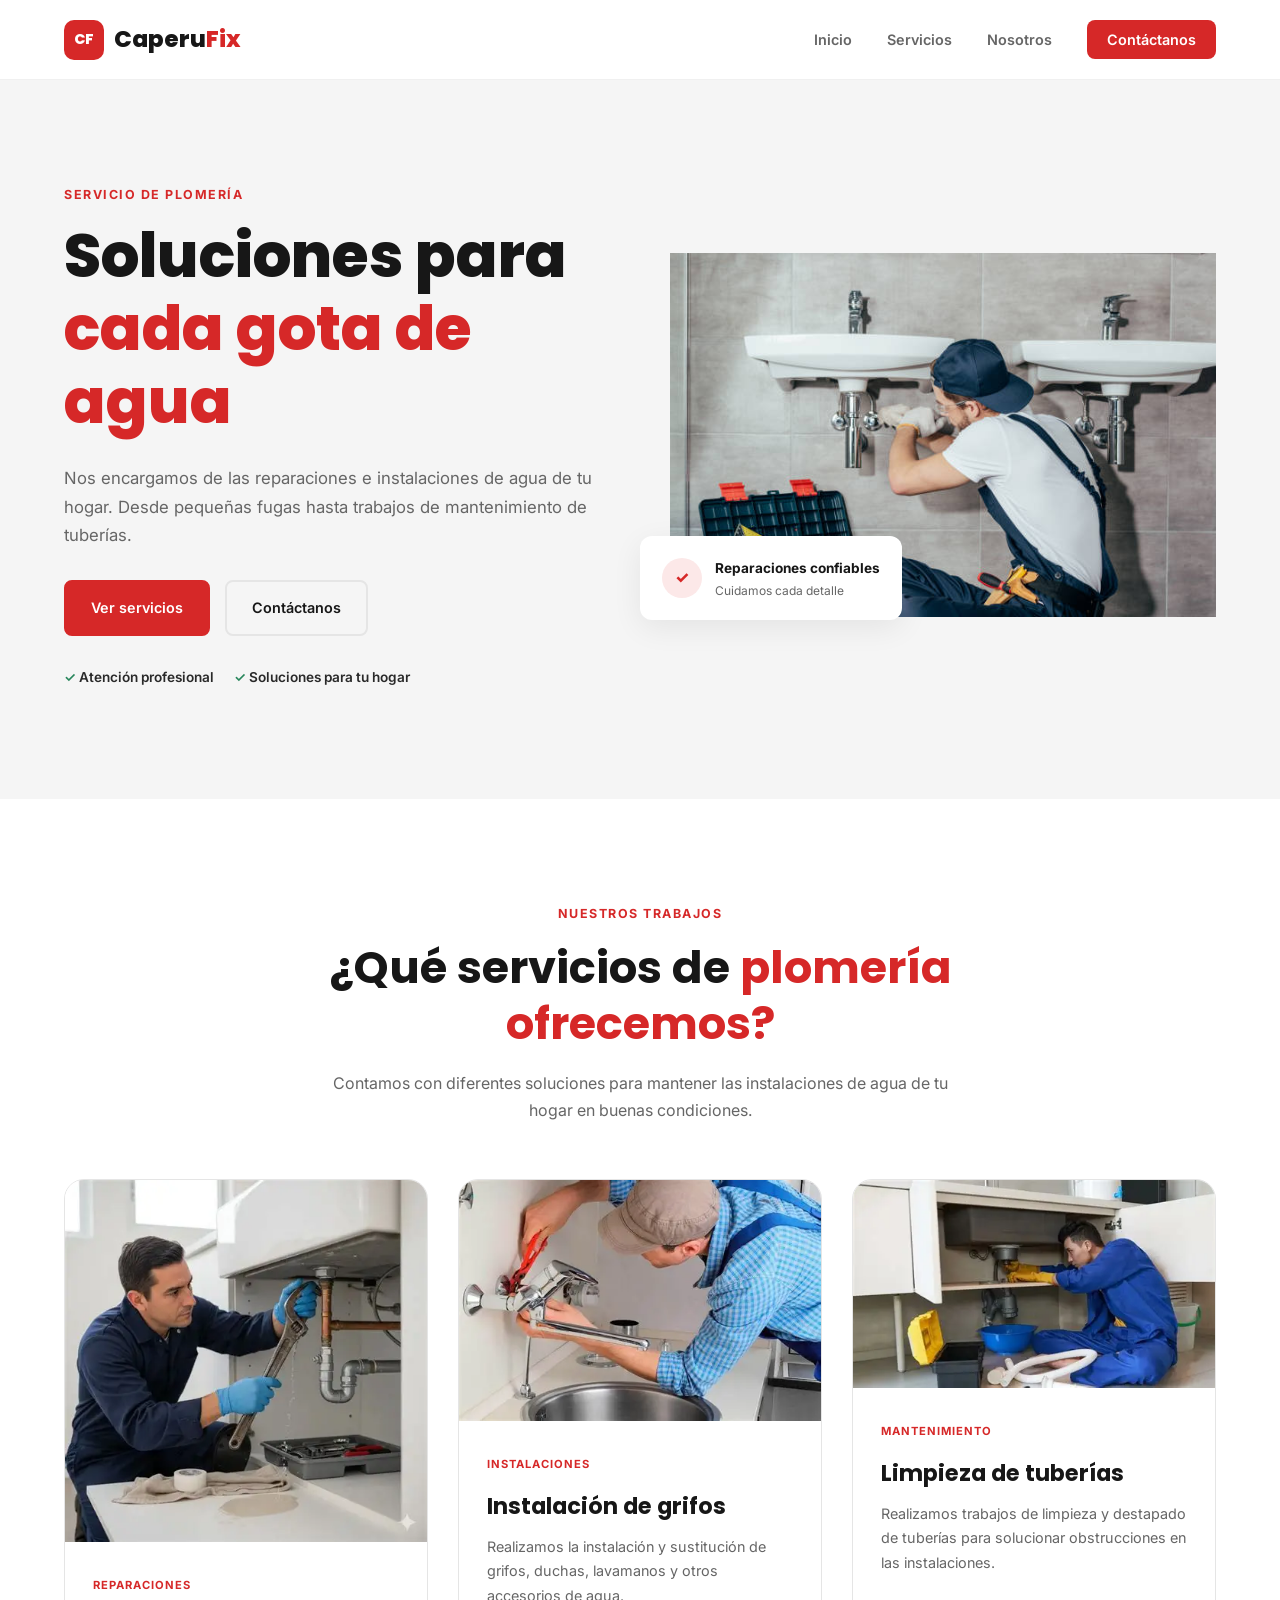
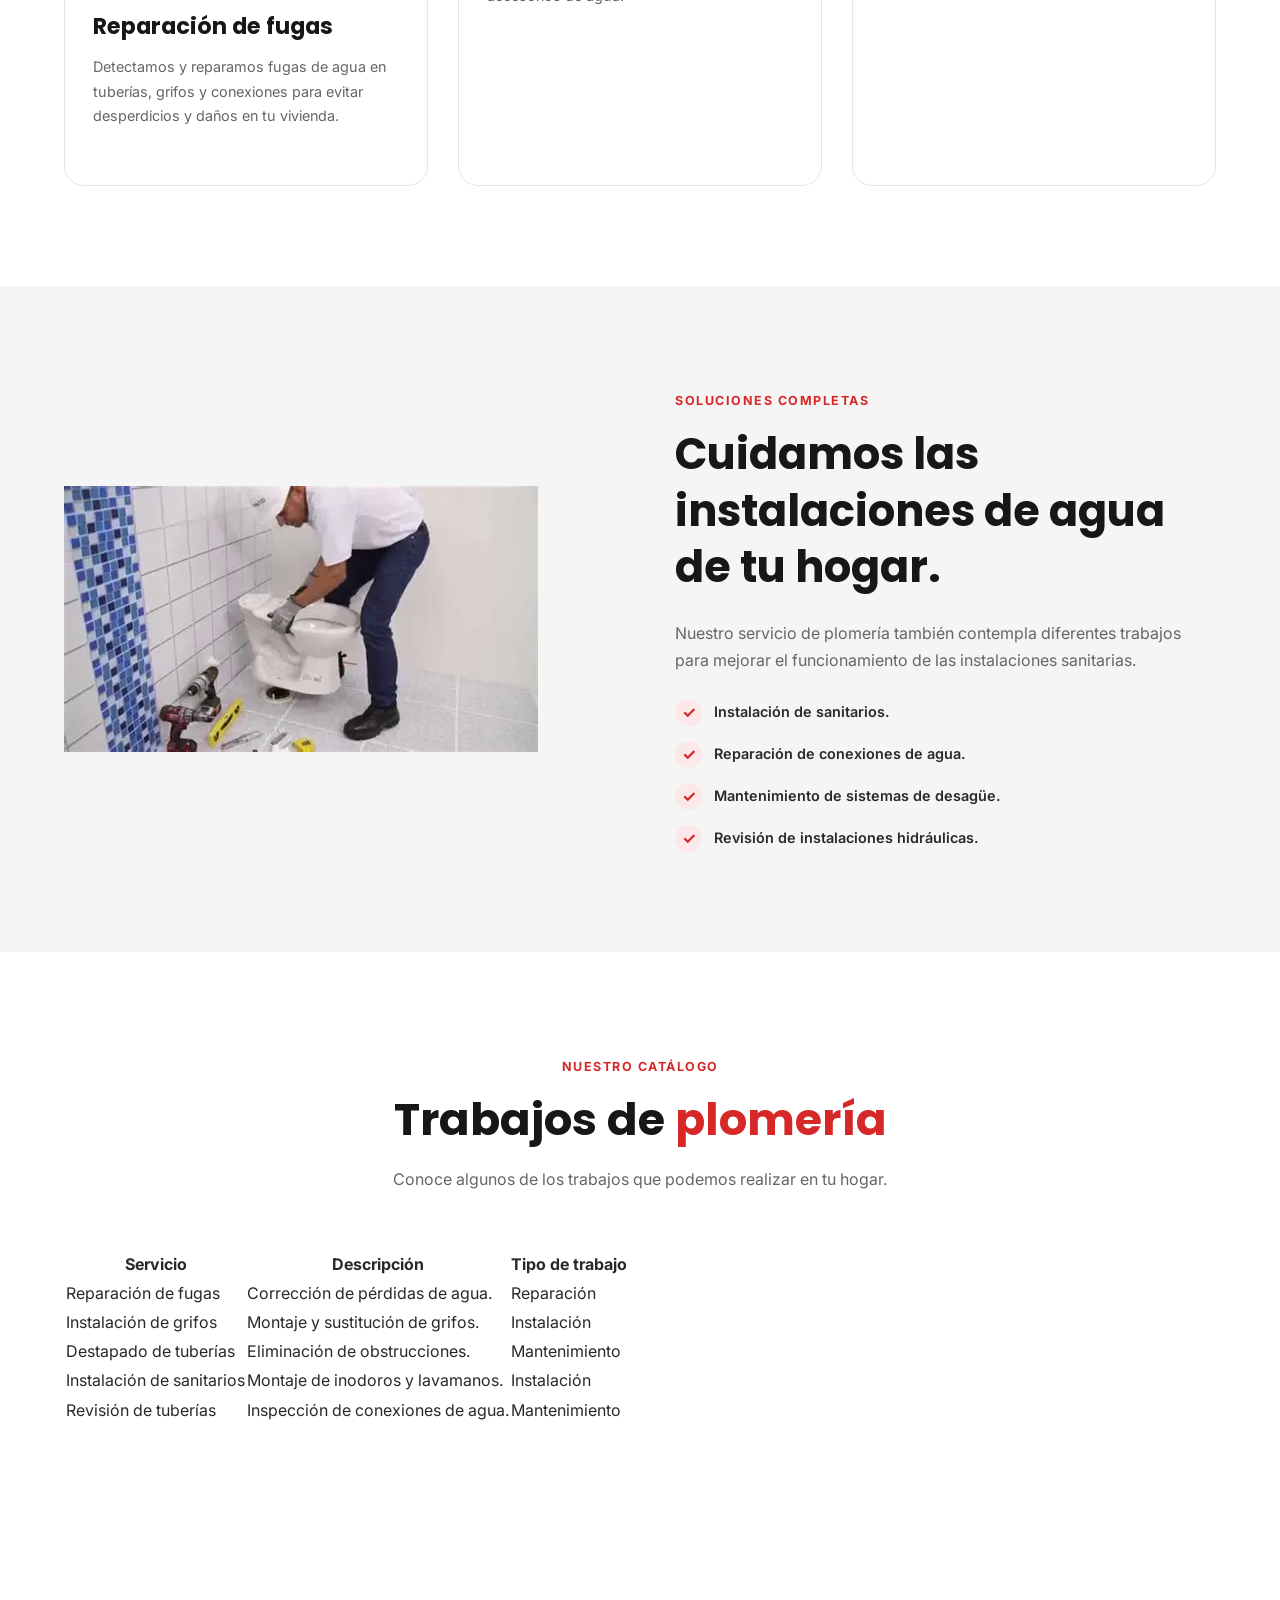
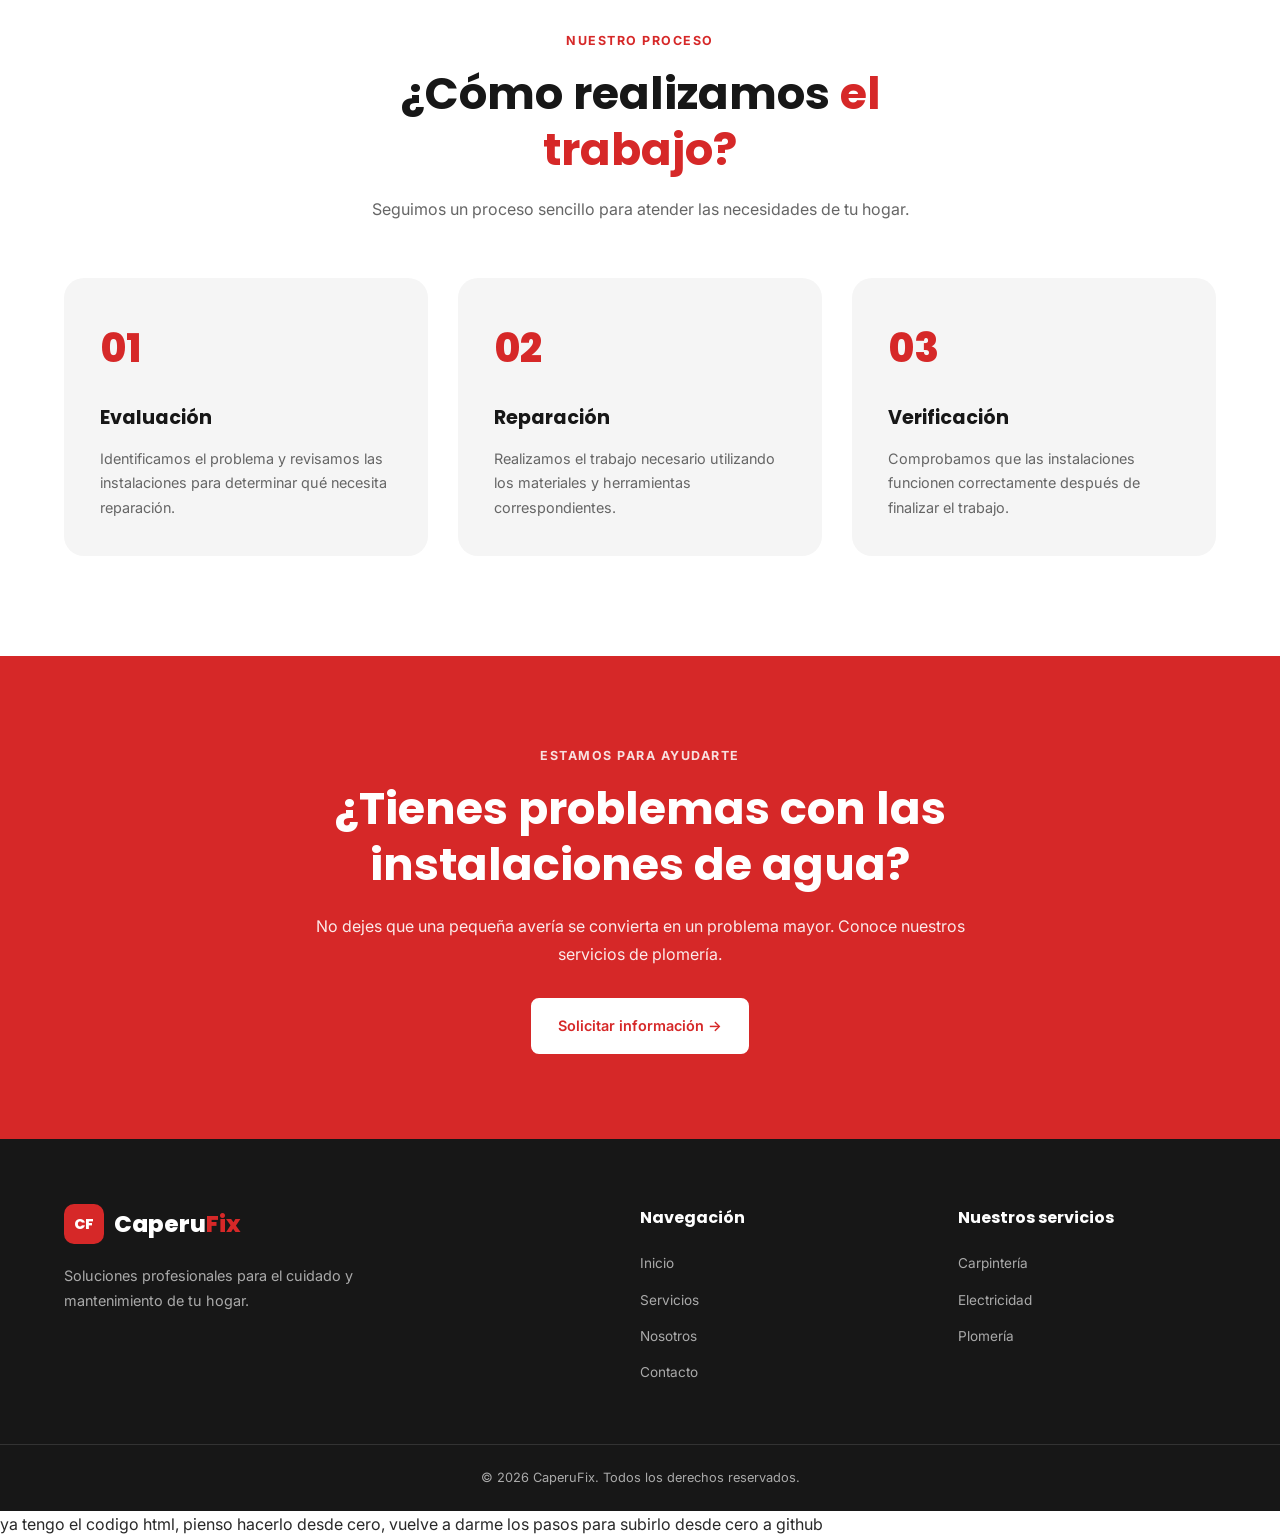
<file: plomeria/plomeria.html>
<!DOCTYPE html>
<html lang="es">
<head>
    <meta charset="UTF-8">
    <meta name="viewport" content="width=device-width, initial-scale=1.0">
    <meta name="description" content="Servicio profesional de plomería de CaperuFix. Reparación de fugas, tuberías, grifos e instalaciones sanitarias.">
    <title>Plomería | CaperuFix</title>
    <!-- Google Fonts -->
    <link rel="preconnect" href="https://fonts.googleapis.com">
    <link rel="preconnect" href="https://fonts.gstatic.com" crossorigin>
    <link href="https://fonts.googleapis.com/css2?family=Inter:wght@400;500;600;700&family=Poppins:wght@400;500;600;700;800&display=swap" rel="stylesheet">

    <!-- CSS principal -->
    <link rel="stylesheet" href="../style.css">
    <!-- JavaScript principal -->
    <script src="../script.js" defer></script>
</head>
<body>
    <!-- ================================= -->
    <!-- NAVEGACION -->
    <!-- ================================= -->
    <header class="header">
        <nav class="navbar container">
            <a href="../index.html" class="logo">
                <span class="logo-icon">CF</span>
                <span>Caperu<span class="logo-highlight">Fix</span></span>
            </a>
            <button class="menu-toggle" id="menu-toggle"
                aria-label="Abrir menú" aria-expanded="false"
                aria-controls="nav-menu">

                <span></span>
                <span></span>
                <span></span>

            </button>

            <ul class="nav-menu" id="nav-menu">

                <li>
                    <a href="../index.html" class="nav-link">
                        Inicio
                    </a>
                </li>

                <li>
                    <a href="../index.html#servicios" class="nav-link active">
                        Servicios
                    </a>
                </li>

                <li>
                    <a href="../index.html#nosotros" class="nav-link">
                        Nosotros
                    </a>
                </li>

                <li>
                    <a href="../index.html#contacto" class="nav-link nav-contact">
                        Contáctanos
                    </a>
                </li>

            </ul>

        </nav>

    </header>


    <main>

        <!-- ================================= -->
        <!-- PRESENTACION DEL SERVICIO -->
        <!-- ================================= -->

        <section class="hero" id="inicio">

            <div class="container hero-container">

                <div class="hero-content">

                    <span class="section-tag">
                        SERVICIO DE PLOMERÍA
                    </span>

                    <h1>
                        Soluciones para
                        <span>cada gota de agua</span>
                    </h1>

                    <p>
                        Nos encargamos de las reparaciones e
                        instalaciones de agua de tu hogar.
                        Desde pequeñas fugas hasta trabajos
                        de mantenimiento de tuberías.
                    </p>

                    <div class="hero-buttons">

                        <a href="#servicios-plomeria" class="btn btn-primary">
                            Ver servicios
                        </a>

                        <a href="../index.html#contacto" class="btn btn-secondary">
                            Contáctanos
                        </a>

                    </div>
                    <div class="hero-benefits">
                        <span>✓ Atención profesional</span>
                        <span>✓ Soluciones para tu hogar</span>
                    </div>
                </div>
                <div class="hero-image">
                    <img src="/assets/plomero.jpg" alt="">
                    <div class="hero-card">
                       
                        <span class="hero-card-icon">✓</span>
                        <div>
                          <strong>Reparaciones confiables</strong>
                            <p>Cuidamos cada detalle</p>
                        </div>
                    </div>
                </div>
            </div>
        </section>
        <!-- ================================= -->
        <!-- DESCRIPCION DEL SERVICIO -->
        <!-- ================================= -->

        <section class="section-padding" id="servicios-plomeria">

            <div class="container">

                <div class="section-heading">

                    <span class="section-tag">
                        NUESTROS TRABAJOS
                    </span>

                    <h2>
                        ¿Qué servicios de
                        <span>plomería ofrecemos?</span>
                    </h2>

                    <p>
                        Contamos con diferentes soluciones para
                        mantener las instalaciones de agua de tu
                        hogar en buenas condiciones.
                    </p>
                </div>
                <div class="services-grid">
                    <!-- SERVICIO 1 -->

                    <article class="service-card">
                        <img src="/assets/reparacion tuberias.webp" alt="">
                        <div class="service-content">
                            <span class="service-category">
                                REPARACIONES
                            </span>
                            <h3>Reparación de fugas</h3>
                            <p>
                                Detectamos y reparamos fugas de agua
                                en tuberías, grifos y conexiones
                                para evitar desperdicios y daños
                                en tu vivienda.
                            </p>
                        </div>
                    </article>
                    <!-- SERVICIO 2 -->

                    <article class="service-card">
                        <img src="/assets/instalando grifos.webp" alt="">
                        <div class="service-content">
                            <span class="service-category">
                                INSTALACIONES
                            </span>
                            <h3>Instalación de grifos</h3>
                            <p>
                                Realizamos la instalación y
                                sustitución de grifos, duchas,
                                lavamanos y otros accesorios
                                de agua.
                            </p>
                        </div>
                    </article>
                    <!-- SERVICIO 3 -->

                    <article class="service-card">
                        <img src="/assets/limpiando tuberias.webp" alt="">

                        <div class="service-content">

                            <span class="service-category">
                                MANTENIMIENTO
                            </span>

                            <h3>Limpieza de tuberías</h3>

                            <p>
                                Realizamos trabajos de limpieza
                                y destapado de tuberías para
                                solucionar obstrucciones
                                en las instalaciones.
                            </p>

                        </div>

                    </article>

                </div>

            </div>

        </section>


        <!-- ================================= -->
        <!-- OTROS TRABAJOS -->
        <!-- ================================= -->

        <section class="about section-padding">

            <div class="container about-container">

                <div class="about-image">
                    <img src="/assets/instalacion sanitaria.webp" alt="">
                </div>
                <div class="about-content">
                    <span class="section-tag">
                        SOLUCIONES COMPLETAS
                    </span>
                    <h2>
                        Cuidamos las instalaciones
                        de agua de tu hogar.
                    </h2>
                    <p>
                        Nuestro servicio de plomería también
                        contempla diferentes trabajos para
                        mejorar el funcionamiento de las
                        instalaciones sanitarias.
                    </p>
                    <div class="about-points">
                        <div class="about-point">
                            <span>✓</span>
                            <p>Instalación de sanitarios.</p>
                        </div>

                        <div class="about-point">
                            <span>✓</span>
                            <p>Reparación de conexiones de agua.</p>
                        </div>

                        <div class="about-point">
                            <span>✓</span>
                            <p>Mantenimiento de sistemas de desagüe.</p>
                        </div>

                        <div class="about-point">
                            <span>✓</span>
                            <p>Revisión de instalaciones hidráulicas.</p>
                        </div>

                    </div>

                </div>

            </div>

        </section>


        <!-- ================================= -->
        <!-- TABLA DE SERVICIOS -->
        <!-- ================================= -->

        <section class="section-padding">

            <div class="container">

                <div class="section-heading">

                    <span class="section-tag">
                        NUESTRO CATÁLOGO
                    </span>

                    <h2>
                        Trabajos de <span>plomería</span>
                    </h2>

                    <p>
                        Conoce algunos de los trabajos que
                        podemos realizar en tu hogar.
                    </p>

                </div>


                <div class="table-container">

                    <table>

                        <thead>

                            <tr>
                                <th>Servicio</th>
                                <th>Descripción</th>
                                <th>Tipo de trabajo</th>
                            </tr>

                        </thead>

                        <tbody>

                            <tr>
                                <td>Reparación de fugas</td>
                                <td>Corrección de pérdidas de agua.</td>
                                <td>Reparación</td>
                            </tr>

                            <tr>
                                <td>Instalación de grifos</td>
                                <td>Montaje y sustitución de grifos.</td>
                                <td>Instalación</td>
                            </tr>

                            <tr>
                                <td>Destapado de tuberías</td>
                                <td>Eliminación de obstrucciones.</td>
                                <td>Mantenimiento</td>
                            </tr>

                            <tr>
                                <td>Instalación de sanitarios</td>
                                <td>Montaje de inodoros y lavamanos.</td>
                                <td>Instalación</td>
                            </tr>

                            <tr>
                                <td>Revisión de tuberías</td>
                                <td>Inspección de conexiones de agua.</td>
                                <td>Mantenimiento</td>
                            </tr>

                        </tbody>

                    </table>

                </div>

            </div>

        </section>


        <!-- ================================= -->
        <!-- PROCESO DE TRABAJO -->
        <!-- ================================= -->

        <section class="process section-padding">

            <div class="container">

                <div class="section-heading">

                    <span class="section-tag">
                        NUESTRO PROCESO
                    </span>

                    <h2>
                        ¿Cómo realizamos
                        <span>el trabajo?</span>
                    </h2>

                    <p>
                        Seguimos un proceso sencillo para
                        atender las necesidades de tu hogar.
                    </p>

                </div>


                <div class="process-grid">

                    <article class="process-card">

                        <span class="process-number">01</span>

                        <h3>Evaluación</h3>

                        <p>
                            Identificamos el problema y
                            revisamos las instalaciones
                            para determinar qué necesita reparación.
                        </p>

                    </article>


                    <article class="process-card">

                        <span class="process-number">02</span>

                        <h3>Reparación</h3>

                        <p>
                            Realizamos el trabajo necesario
                            utilizando los materiales y
                            herramientas correspondientes.
                        </p>

                    </article>


                    <article class="process-card">

                        <span class="process-number">03</span>

                        <h3>Verificación</h3>

                        <p>
                            Comprobamos que las instalaciones
                            funcionen correctamente después
                            de finalizar el trabajo.
                        </p>

                    </article>

                </div>

            </div>

        </section>


        <!-- ================================= -->
        <!-- CONTACTO -->
        <!-- ================================= -->

        <section class="contact section-padding" id="contacto">
            <div class="container">
                <div class="contact-content">
                    <span class="section-tag">
                        ESTAMOS PARA AYUDARTE
                    </span>
                    <h2>
                        ¿Tienes problemas
                        con las instalaciones de agua?
                    </h2>
                    <p>
                        No dejes que una pequeña avería
                        se convierta en un problema mayor.
                        Conoce nuestros servicios de plomería.
                    </p>
                    <a href="../index.html#contacto" class="btn btn-light">
                        Solicitar información →
                    </a>
                </div>
            </div>
        </section>
    </main>
    <!-- ================================= -->
    <!-- PIE DE PAGINA -->
    <!-- ================================= -->

    <footer class="footer">

        <div class="container footer-container">

            <div class="footer-brand">

                <a href="../index.html" class="logo footer-logo">

                    <span class="logo-icon">CF</span>

                    <span>Caperu<span class="logo-highlight">Fix</span></span>

                </a>

                <p>
                    Soluciones profesionales para el cuidado
                    y mantenimiento de tu hogar.
                </p>

            </div>


            <div class="footer-links">

                <h3>Navegación</h3>

                <a href="../index.html">Inicio</a>

                <a href="../index.html#servicios">Servicios</a>

                <a href="../index.html#nosotros">Nosotros</a>

                <a href="../index.html#contacto">Contacto</a>

            </div>


            <div class="footer-links">

                <h3>Nuestros servicios</h3>

                <a href="../carpinteria/index.html">Carpintería</a>

                <a href="../electricidad/index.html">Electricidad</a>

                <a href="index.html">Plomería</a>

            </div>

        </div>


        <div class="footer-bottom">

            <div class="container">

                <p>
                    © <span id="current-year"></span>
                    CaperuFix. Todos los derechos reservados.
                </p>

            </div>

        </div>

    </footer>

</body>

</html>
ya tengo el codigo html,  pienso hacerlo desde cero, vuelve a darme los pasos para subirlo desde cero a github
</file>
<file: style.css>
/* =========================================
   1. VARIABLES Y CONFIGURACION GENERAL
========================================= */

:root {
    /* Colores principales */
    --color-primary: #D62828;
    --color-primary-hover: #B91F1F;
    --color-primary-light: #FCE8E8;

    --color-dark: #171717;
    --color-dark-secondary: #292929;

    /* Fondos */
    --color-background: #F5F5F5;
    --color-white: #FFFFFF;
    --color-gray: #E5E5E5;

    /* Textos */
    --color-text: #292929;
    --color-text-light: #666666;

    /* Estados */
    --color-success: #27865B;

    /* Tipografias */
    --font-heading: 'Poppins', sans-serif;
    --font-body: 'Inter', sans-serif;

    /* Bordes y sombras */
    --border-radius: 12px;
    --border-radius-large: 20px;

    --shadow-card: 0 8px 30px rgba(0, 0, 0, 0.07);
    --shadow-hover: 0 15px 35px rgba(0, 0, 0, 0.12);

    /* Transiciones */
    --transition: all 0.3s ease;
}


/* =========================================
   2. REINICIO Y ESTILOS GENERALES
========================================= */

* {
    margin: 0;
    padding: 0;
    box-sizing: border-box;
}

html {
    scroll-behavior: smooth;
    scroll-padding-top: 85px;
}

body {
    font-family: var(--font-body);
    color: var(--color-text);
    background-color: var(--color-white);
    line-height: 1.7;
    overflow-x: hidden;
}

a {
    text-decoration: none;
    color: inherit;
}

ul {
    list-style: none;
}

button {
    font-family: inherit;
}

img {
    max-width: 100%;
    display: block;
}

.container {
    width: 90%;
    max-width: 1200px;
    margin: 0 auto;
}

.section-padding {
    padding: 100px 0;
}


/* =========================================
   3. ELEMENTOS GENERALES
========================================= */

.section-tag {
    display: inline-block;
    color: var(--color-primary);
    font-size: 0.78rem;
    font-weight: 700;
    letter-spacing: 1.5px;
    margin-bottom: 15px;
}

.section-heading {
    max-width: 650px;
    text-align: center;
    margin: 0 auto 55px;
}

.section-heading h2 {
    font-family: var(--font-heading);
    font-size: clamp(2rem, 4vw, 2.8rem);
    color: var(--color-dark);
    line-height: 1.25;
    margin-bottom: 18px;
}

.section-heading h2 span {
    color: var(--color-primary);
}

.section-heading p {
    color: var(--color-text-light);
    font-size: 1rem;
}


/* =========================================
   4. BOTONES
========================================= */

.btn {
    display: inline-flex;
    justify-content: center;
    align-items: center;
    gap: 8px;
    padding: 14px 25px;
    border-radius: 8px;
    font-size: 0.9rem;
    font-weight: 600;
    transition: var(--transition);
    cursor: pointer;
}

.btn-primary {
    background-color: var(--color-primary);
    color: var(--color-white);
    border: 2px solid var(--color-primary);
}

.btn-primary:hover {
    background-color: var(--color-primary-hover);
    border-color: var(--color-primary-hover);
    transform: translateY(-3px);
}

.btn-secondary {
    background-color: transparent;
    color: var(--color-dark);
    border: 2px solid var(--color-gray);
}

.btn-secondary:hover {
    border-color: var(--color-dark);
    background-color: var(--color-dark);
    color: var(--color-white);
}

.btn-light {
    background-color: var(--color-white);
    color: var(--color-primary);
    border: 2px solid var(--color-white);
}

.btn-light:hover {
    background-color: transparent;
    color: var(--color-white);
}


/* =========================================
   5. BARRA DE NAVEGACION
========================================= */

.header {
    width: 100%;
    height: 80px;
    background-color: var(--color-white);
    border-bottom: 1px solid rgba(0, 0, 0, 0.06);
    position: sticky;
    top: 0;
    z-index: 1000;
}

.navbar {
    height: 100%;
    display: flex;
    align-items: center;
    justify-content: space-between;
}

.logo {
    display: flex;
    align-items: center;
    gap: 10px;
    font-family: var(--font-heading);
    font-size: 1.45rem;
    font-weight: 800;
    color: var(--color-dark);
}

.logo-icon {
    width: 40px;
    height: 40px;
    background-color: var(--color-primary);
    color: var(--color-white);
    border-radius: 10px;
    display: flex;
    justify-content: center;
    align-items: center;
    font-size: 0.9rem;
    font-weight: 800;
}

.logo-highlight {
    color: var(--color-primary);
}

.nav-menu {
    display: flex;
    align-items: center;
    gap: 35px;
}

.nav-link {
    font-size: 0.9rem;
    font-weight: 600;
    color: var(--color-text-light);
    transition: var(--transition);
}

.nav-link:hover,
.nav-link.active {
    color: var(--color-primary);
}

.nav-contact {
    background-color: var(--color-primary);
    color: var(--color-white);
    padding: 11px 20px;
    border-radius: 8px;
}

.nav-contact:hover {
    background-color: var(--color-primary-hover);
    color: var(--color-white);
}

/* Boton del menu movil */

.menu-toggle {
    display: none;
    background: none;
    border: none;
    cursor: pointer;
    padding: 5px;
}

.menu-toggle span {
    display: block;
    width: 27px;
    height: 3px;
    margin: 5px 0;
    background-color: var(--color-dark);
    border-radius: 3px;
    transition: var(--transition);
}


/* =========================================
   6. SECCION PRINCIPAL - HERO
========================================= */

.hero {
    background-color: var(--color-background);
    padding: 100px 0 110px;
    overflow: hidden;
}

.hero-container {
    display: grid;
    grid-template-columns: 1fr 1fr;
    align-items: center;
    gap: 60px;
}

.hero-content h1 {
    font-family: var(--font-heading);
    font-size: clamp(2.5rem, 5vw, 3.8rem);
    font-weight: 800;
    line-height: 1.2;
    color: var(--color-dark);
    margin-bottom: 25px;
}

.hero-content h1 span {
    color: var(--color-primary);
}

.hero-content > p {
    max-width: 540px;
    font-size: 1.05rem;
    color: var(--color-text-light);
    margin-bottom: 30px;
}

.hero-buttons {
    display: flex;
    flex-wrap: wrap;
    gap: 15px;
    margin-bottom: 30px;
}

.hero-benefits {
    display: flex;
    flex-wrap: wrap;
    gap: 20px;
    color: var(--color-dark-secondary);
    font-size: 0.85rem;
    font-weight: 600;
}

.hero-benefits span::first-letter {
    color: var(--color-success);
}

.hero-image {
    position: relative;
    min-height: 420px;
    display: flex;
    align-items: center;
    justify-content: center;
}

.image-placeholder {
    width: 100%;
    min-height: 420px;
    background: linear-gradient(
        135deg,
        #E5E5E5,
        #D5D5D5
    );
    border-radius: var(--border-radius-large);
    display: flex;
    justify-content: center;
    align-items: center;
    color: var(--color-text-light);
    font-weight: 600;
    text-align: center;
    padding: 20px;
    overflow: hidden;
}

.hero-card {
    position: absolute;
    bottom: 25px;
    left: -30px;
    display: flex;
    align-items: center;
    gap: 13px;
    background-color: var(--color-white);
    padding: 18px 22px;
    border-radius: var(--border-radius);
    box-shadow: var(--shadow-card);
    max-width: 300px;
}

.hero-card-icon {
    width: 40px;
    height: 40px;
    background-color: var(--color-primary-light);
    color: var(--color-primary);
    display: flex;
    justify-content: center;
    align-items: center;
    border-radius: 50%;
    font-weight: 800;
}

.hero-card strong {
    font-size: 0.85rem;
    color: var(--color-dark);
}

.hero-card p {
    font-size: 0.75rem;
    color: var(--color-text-light);
}


/* =========================================
   7. TARJETAS DE SERVICIOS
========================================= */

.services {
    background-color: var(--color-white);
}

.services-grid {
    display: grid;
    grid-template-columns: repeat(3, 1fr);
    gap: 30px;
}

.service-card {
    background-color: var(--color-white);
    border: 1px solid var(--color-gray);
    border-radius: var(--border-radius-large);
    overflow: hidden;
    transition: var(--transition);
}

.service-card:hover {
    transform: translateY(-10px);
    box-shadow: var(--shadow-hover);
    border-color: transparent;
}

.service-image {
    height: 220px;
    position: relative;
    display: flex;
    align-items: flex-start;
    justify-content: flex-end;
    padding: 20px;
}

.service-image-wood {
    background: linear-gradient(135deg, #C69B6D, #8C6342);
}

.service-image-electric {
    background: linear-gradient(135deg, #D8B44C, #A77B16);
}

.service-image-plumbing {
    background: linear-gradient(135deg, #75A8D5, #376A9B);
}

.service-number {
    background-color: var(--color-white);
    color: var(--color-dark);
    font-family: var(--font-heading);
    font-weight: 700;
    padding: 8px 13px;
    border-radius: 8px;
    font-size: 0.85rem;
}

.service-content {
    padding: 28px;
}

.service-category {
    color: var(--color-primary);
    font-size: 0.7rem;
    font-weight: 700;
    letter-spacing: 1px;
}

.service-content h3 {
    font-family: var(--font-heading);
    font-size: 1.4rem;
    color: var(--color-dark);
    margin: 10px 0;
}

.service-content p {
    font-size: 0.9rem;
    color: var(--color-text-light);
    margin-bottom: 22px;
    min-height: 80px;
}

.service-link {
    display: inline-block;
    color: var(--color-primary);
    font-size: 0.9rem;
    font-weight: 700;
    transition: var(--transition);
}

.service-link:hover {
    color: var(--color-primary-hover);
    transform: translateX(5px);
}


/* =========================================
   8. SECCION NOSOTROS
========================================= */

.about {
    background-color: var(--color-background);
}

.about-container {
    display: grid;
    grid-template-columns: 1fr 1fr;
    align-items: center;
    gap: 70px;
}

.about-image .image-placeholder {
    min-height: 430px;
}

.about-content h2 {
    font-family: var(--font-heading);
    font-size: clamp(2rem, 4vw, 2.7rem);
    line-height: 1.3;
    color: var(--color-dark);
    margin-bottom: 25px;
}

.about-content > p {
    color: var(--color-text-light);
    margin-bottom: 25px;
}

.about-points {
    display: flex;
    flex-direction: column;
    gap: 15px;
}

.about-point {
    display: flex;
    align-items: center;
    gap: 12px;
}

.about-point span {
    width: 27px;
    height: 27px;
    display: flex;
    align-items: center;
    justify-content: center;
    background-color: var(--color-primary-light);
    color: var(--color-primary);
    border-radius: 50%;
    font-weight: 700;
    flex-shrink: 0;
}

.about-point p {
    color: var(--color-dark-secondary);
    font-size: 0.9rem;
    font-weight: 600;
}


/* =========================================
   9. SECCION COMO TRABAJAMOS
========================================= */

.process {
    background-color: var(--color-white);
}

.process-grid {
    display: grid;
    grid-template-columns: repeat(3, 1fr);
    gap: 30px;
}

.process-card {
    padding: 35px;
    background-color: var(--color-background);
    border-radius: var(--border-radius-large);
    border: 1px solid transparent;
    transition: var(--transition);
}

.process-card:hover {
    background-color: var(--color-white);
    border-color: var(--color-gray);
    transform: translateY(-7px);
    box-shadow: var(--shadow-card);
}

.process-number {
    display: inline-block;
    font-family: var(--font-heading);
    font-size: 2.5rem;
    font-weight: 800;
    color: var(--color-primary);
    margin-bottom: 20px;
}

.process-card h3 {
    font-family: var(--font-heading);
    font-size: 1.2rem;
    color: var(--color-dark);
    margin-bottom: 12px;
}

.process-card p {
    color: var(--color-text-light);
    font-size: 0.9rem;
}


/* =========================================
   10. SECCION CONTACTO
========================================= */

.contact {
    background-color: var(--color-primary);
    color: var(--color-white);
    text-align: center;
    padding: 85px 0;
}

.contact-content {
    max-width: 700px;
    margin: 0 auto;
}

.contact .section-tag {
    color: var(--color-white);
    opacity: 0.85;
}

.contact h2 {
    font-family: var(--font-heading);
    font-size: clamp(2rem, 4vw, 2.8rem);
    line-height: 1.25;
    margin-bottom: 20px;
}

.contact p {
    color: rgba(255, 255, 255, 0.9);
    margin-bottom: 30px;
}


/* =========================================
   11. PIE DE PAGINA
========================================= */

.footer {
    background-color: var(--color-dark);
    color: var(--color-white);
}

.footer-container {
    display: grid;
    grid-template-columns: 2fr 1fr 1fr;
    gap: 60px;
    padding-top: 65px;
    padding-bottom: 60px;
}

.footer-logo {
    color: var(--color-white);
}

.footer-brand p {
    max-width: 320px;
    color: #AAAAAA;
    font-size: 0.9rem;
    margin-top: 20px;
}

.footer-links {
    display: flex;
    flex-direction: column;
    gap: 13px;
}

.footer-links h3 {
    font-family: var(--font-heading);
    font-size: 1rem;
    margin-bottom: 8px;
}

.footer-links a {
    color: #AAAAAA;
    font-size: 0.85rem;
    transition: var(--transition);
}

.footer-links a:hover {
    color: var(--color-primary);
    transform: translateX(4px);
}

.footer-bottom {
    border-top: 1px solid #333333;
    padding: 22px 0;
    text-align: center;
}

.footer-bottom p {
    color: #AAAAAA;
    font-size: 0.8rem;
}


/* =========================================
   12. RESPONSIVE - TABLETS
========================================= */

@media (max-width: 992px) {

    .hero-container {
        gap: 35px;
    }

    .hero-content h1 {
        font-size: 2.7rem;
    }

    .services-grid {
        gap: 18px;
    }

    .service-content {
        padding: 22px;
    }

    .about-container {
        gap: 35px;
    }

    .footer-container {
        gap: 35px;
    }

}


/* =========================================
   13. RESPONSIVE - CELULARES
========================================= */

@media (max-width: 768px) {

    .section-padding {
        padding: 75px 0;
    }

    /* Menu movil */

    .menu-toggle {
        display: block;
        z-index: 1001;
    }

    .nav-menu {
        position: absolute;
        top: 80px;
        left: 0;
        width: 100%;
        background-color: var(--color-white);
        flex-direction: column;
        align-items: stretch;
        gap: 0;
        padding: 15px 5% 25px;
        box-shadow: var(--shadow-card);

        opacity: 0;
        visibility: hidden;
        transform: translateY(-10px);
        transition: var(--transition);
    }

    .nav-menu.active {
        opacity: 1;
        visibility: visible;
        transform: translateY(0);
    }

    .nav-menu li {
        width: 100%;
    }

    .nav-link {
        display: block;
        padding: 14px 10px;
    }

    .nav-contact {
        margin-top: 8px;
        text-align: center;
    }

    /* Hero */

    .hero {
        padding: 70px 0;
    }

    .hero-container {
        grid-template-columns: 1fr;
        gap: 45px;
    }

    .hero-content {
        text-align: center;
    }

    .hero-content > p {
        margin-left: auto;
        margin-right: auto;
    }

    .hero-buttons,
    .hero-benefits {
        justify-content: center;
    }

    .hero-content h1 {
        font-size: 2.5rem;
    }

    .hero-image {
        min-height: 330px;
        margin: 0 15px;
    }

    .hero-image .image-placeholder {
        min-height: 330px;
    }

    .hero-card {
        left: -15px;
        bottom: -20px;
    }

    /* Servicios */

    .services-grid {
        grid-template-columns: 1fr;
        max-width: 480px;
        margin: 0 auto;
    }

    .service-image {
        height: 240px;
    }

    .service-content p {
        min-height: auto;
    }

    /* Nosotros */

    .about-container {
        grid-template-columns: 1fr;
    }

    .about-image {
        order: 2;
    }

    .about-content {
        order: 1;
    }

    .about-image .image-placeholder {
        min-height: 320px;
    }

    /* Proceso */

    .process-grid {
        grid-template-columns: 1fr;
        max-width: 500px;
        margin: 0 auto;
    }

    /* Footer */

    .footer-container {
        grid-template-columns: 1fr 1fr;
        gap: 40px 25px;
    }

    .footer-brand {
        grid-column: 1 / -1;
    }

}


/* =========================================
   14. RESPONSIVE - CELULARES PEQUEÑOS
========================================= */

@media (max-width: 480px) {

    .container {
        width: 88%;
    }

    .logo {
        font-size: 1.25rem;
    }

    .hero-content h1 {
        font-size: 2.1rem;
    }

    .hero-content > p {
        font-size: 0.95rem;
    }

    .hero-buttons {
        flex-direction: column;
    }

    .hero-buttons .btn {
        width: 100%;
    }

    .hero-benefits {
        flex-direction: column;
        gap: 8px;
        align-items: center;
    }

    .hero-image {
        min-height: 260px;
    }

    .hero-image .image-placeholder {
        min-height: 260px;
    }

    .hero-card {
        left: -10px;
        bottom: -25px;
        padding: 13px;
    }

    .section-heading {
        margin-bottom: 35px;
    }

    .section-heading h2 {
        font-size: 1.9rem;
    }

    .service-image {
        height: 200px;
    }

    .contact h2 {
        font-size: 2rem;
    }

    .footer-container {
        grid-template-columns: 1fr;
    }

    .footer-brand {
        grid-column: auto;
    }

}


/* =========================================
   15. ACCESIBILIDAD Y MOVIMIENTO
========================================= */

a:focus-visible,
button:focus-visible {
    outline: 3px solid var(--color-primary);
    outline-offset: 4px;
}

@media (prefers-reduced-motion: reduce) {

    *,
    *::before,
    *::after {
        scroll-behavior: auto !important;
        transition-duration: 0.01ms !important;
        animation-duration: 0.01ms !important;

    }

}

/* =========================================
   16. ANIMACIONES DE APARICION
========================================= */

.reveal {
    opacity: 0;
    transform: translateY(30px);
    transition: opacity 0.7s ease, transform 0.7s ease;
}

.reveal.visible {
    opacity: 1;
    transform: translateY(0);
}


/* Animacion de las tarjetas */

.service-card,
.process-card {
    will-change: transform;
}


/* Animacion del menu movil */

.menu-toggle.active span:nth-child(1) {
    transform: translateY(8px) rotate(45deg);
}

.menu-toggle.active span:nth-child(2) {
    opacity: 0;
}

.menu-toggle.active span:nth-child(3) {
    transform: translateY(-8px) rotate(-45deg);
}
/* =========================================
   CAPERUFIX - ELECTRICIDAD
   Estilos exclusivos de esta pagina
    display: grid;
    grid-template-columns: 1fr 1fr;
    align-items: center;
    gap: 60px;
}
 
.electric-hero-content h1 {
    font-family: var(--font-heading);
    font-size: clamp(2.4rem, 4.5vw, 3.7rem);
    line-height: 1.2;
    color: var(--color-dark);
    margin-bottom: 25px;
}
 
.electric-hero-content h1 span {
    color: var(--color-primary);
}
 
.electric-hero-content > p {
    font-size: 1.05rem;
    color: var(--color-text-light);
    margin-bottom: 30px;
}
 
.electric-hero-benefits {
    display: flex;
    flex-wrap: wrap;
    gap: 20px;
    font-size: 0.85rem;
    font-weight: 600;
    color: var(--color-dark);
}
 
.electric-hero-image {
    min-height: 420px;
    position: relative;
}
 
.electric-image-placeholder {
    width: 100%;
    min-height: 420px;
    border-radius: var(--border-radius-large);
    background: linear-gradient(135deg, #474747, #171717);
    color: white;
    display: flex;
    align-items: center;
    justify-content: center;
    text-align: center;
    padding: 25px;
    font-weight: 600;
}
 
.electric-hero-badge {
    position: absolute;
    bottom: 25px;
    left: -25px;
    background: white;
    padding: 18px 22px;
    border-radius: var(--border-radius);
    box-shadow: var(--shadow-card);
    display: flex;
    align-items: center;
    gap: 12px;
}
 
.electric-badge-icon {
    width: 42px;
    height: 42px;
    background: var(--color-primary-light);
    color: var(--color-primary);
    display: grid;
    place-items: center;
    border-radius: 50%;
    font-size: 1.4rem;
}
 
.electric-hero-badge strong {
    font-size: 0.85rem;
    color: var(--color-dark);
}
 
.electric-hero-badge p {
    font-size: 0.75rem;
    color: var(--color-text-light);
}
 
 
/* SERVICIOS */
 
.electric-services {
    background: white;
}
 
.electric-services-grid {
    display: grid;
    grid-template-columns: repeat(3, 1fr);
    gap: 28px;
}
 
.electric-service-card {
    background: white;
    border: 1px solid var(--color-gray);
    border-radius: var(--border-radius-large);
    overflow: hidden;
    transition: var(--transition);
}
 
.electric-service-card:hover {
    transform: translateY(-8px);
    box-shadow: var(--shadow-hover);
}
 
.electric-service-image {
    height: 220px;
    display: flex;
    justify-content: flex-end;
    align-items: flex-start;
    padding: 20px;
    background-size: cover;
    background-position: center;
}
 
.electric-service-image span {
    background: white;
    color: var(--color-dark);
    padding: 7px 13px;
    border-radius: 8px;
    font-weight: 700;
}
 
.electric-installation {
    background: linear-gradient(135deg, #C34B42, #582C30);
}
 
.electric-maintenance {
    background: linear-gradient(135deg, #777777, #292929);
}
 
.electric-lighting {
    background: linear-gradient(135deg, #E4AC58, #A55B37);
}
 
.electric-service-body {
    padding: 28px;
}
 
.electric-service-body h3 {
    font-family: var(--font-heading);
    font-size: 1.2rem;
    color: var(--color-dark);
    margin-bottom: 13px;
}
 
.electric-service-body p {
    color: var(--color-text-light);
    font-size: 0.9rem;
    margin-bottom: 20px;
}
 
.electric-service-body ul {
    display: flex;
    flex-direction: column;
    gap: 10px;
}
 
.electric-service-body li {
    font-size: 0.85rem;
}
 
.electric-service-body li::before {
    content: "✓";
    color: var(--color-primary);
    font-weight: 700;
    margin-right: 10px;
}
 
 
/* NOSOTROS */
 
.electric-about {
    background: var(--color-background);
}
 
.electric-about-grid {
    display: grid;
    grid-template-columns: 1fr 1fr;
    align-items: center;
    gap: 65px;
}
 
.electric-about-content h2 {
    font-family: var(--font-heading);
    font-size: clamp(2rem, 4vw, 2.7rem);
    color: var(--color-dark);
    line-height: 1.3;
    margin-bottom: 22px;
}
 
.electric-about-content > p {
    color: var(--color-text-light);
    margin-bottom: 18px;
}
 
.electric-about-list {
    display: flex;
    flex-direction: column;
    gap: 15px;
    margin-top: 25px;
}
 
.electric-about-list div {
    display: flex;
    align-items: center;
    gap: 12px;
    font-size: 0.9rem;
    font-weight: 600;
}
 
.electric-about-list span {
    width: 30px;
    height: 30px;
    background: var(--color-primary-light);
    color: var(--color-primary);
    border-radius: 50%;
    display: grid;
    place-items: center;
    flex-shrink: 0;
}
 
 
/* GALERIA */
 
.electric-gallery {
    background: white;
}
 
.electric-gallery-grid {
    display: grid;
    grid-template-columns: repeat(2, 1fr);
    gap: 24px;
}
 
.electric-gallery-item {
    min-height: 280px;
    border-radius: var(--border-radius-large);
    display: flex;
    align-items: flex-end;
    overflow: hidden;
    background-size: cover;
    background-position: center;
    transition: var(--transition);
}
 
.electric-gallery-item:hover {
    transform: translateY(-5px);
    box-shadow: var(--shadow-card);
}
 
.electric-gallery-one {
    background: linear-gradient(135deg, #B56B4A, #402A2A);
}
 
.electric-gallery-two {
    background: linear-gradient(135deg, #747474, #292929);
}
 
.electric-gallery-three {
    background: linear-gradient(135deg, #C78E63, #694431);
}
 
.electric-gallery-four {
    background: linear-gradient(135deg, #7B8B9D, #263444);
}
 
.electric-gallery-label {
    width: 100%;
    padding: 28px;
    background: linear-gradient(
        transparent,
        rgba(0, 0, 0, 0.85)
    );
    color: white;
}
 
.electric-gallery-label h3 {
    font-family: var(--font-heading);
    font-size: 1.15rem;
    margin-bottom: 5px;
}
 
.electric-gallery-label p {
    font-size: 0.85rem;
    color: #EEEEEE;
}
 
 
/* PRECIOS */
 
.electric-prices {
    background: var(--color-background);
}
 
.electric-table-wrapper {
    width: 100%;
    overflow-x: auto;
    border-radius: var(--border-radius);
    border: 1px solid var(--color-gray);
    background: white;
    box-shadow: var(--shadow-card);
}
 
.electric-table {
    width: 100%;
    min-width: 620px;
    border-collapse: collapse;
    text-align: left;
}
 
.electric-table thead {
    background: var(--color-dark);
    color: white;
}
 
.electric-table th,
.electric-table td {
    padding: 19px 23px;
}
 
.electric-table th {
    font-size: 0.85rem;
}
 
.electric-table td {
    font-size: 0.88rem;
    border-bottom: 1px solid var(--color-gray);
}
 
.electric-table tbody tr:hover {
    background: var(--color-primary-light);
}
 
.electric-table tbody tr:last-child td {
    border-bottom: none;
}
 
.electric-table td:last-child {
    color: var(--color-primary);
    font-weight: 700;
    white-space: nowrap;
}
 
.electric-price-note {
    color: var(--color-text-light);
    font-size: 0.8rem;
    margin-top: 15px;
}
 
 
/* PROCESO */
 
.electric-process {
    background: white;
}
 
 
/* PREGUNTAS FRECUENTES */
 
.electric-faq {
    background: var(--color-background);
}
 
.electric-faq-container {
    max-width: 900px;
}
 
.electric-faq-list {
    display: flex;
    flex-direction: column;
    gap: 15px;
}
 
.electric-faq-item {
    background: white;
    border: 1px solid var(--color-gray);
    border-radius: var(--border-radius);
    overflow: hidden;
}
 
.electric-faq-question {
    width: 100%;
    padding: 22px 25px;
    border: none;
    background: white;
    display: flex;
    align-items: center;
    justify-content: space-between;
    gap: 15px;
    text-align: left;
    font-family: var(--font-heading);
    font-size: 0.95rem;
    font-weight: 600;
    color: var(--color-dark);
    cursor: pointer;
}
 
.electric-faq-question span {
    color: var(--color-primary);
    font-size: 1.5rem;
    flex-shrink: 0;
}
 
.electric-faq-question:hover {
    background: #FAFAFA;
}
 
.electric-faq-answer {
    padding: 0 25px 22px;
    color: var(--color-text-light);
    font-size: 0.9rem;
}
 
.electric-faq-answer[hidden] {
    display: none;
}
 
 
/* CONTACTO */
 
.electric-contact {
    background: var(--color-primary-light);
}
 
.electric-contact-grid {
    display: grid;
    grid-template-columns: 1fr 1fr;
    align-items: start;
    gap: 65px;
}
 
.electric-contact-info h2 {
    font-family: var(--font-heading);
    font-size: clamp(2rem, 4vw, 2.7rem);
    color: var(--color-dark);
    line-height: 1.3;
    margin-bottom: 20px;
}
 
.electric-contact-info > p {
    color: var(--color-text-light);
    margin-bottom: 35px;
}
 
.electric-contact-detail {
    display: flex;
    flex-direction: column;
    gap: 5px;
    margin-bottom: 20px;
}
 
.electric-contact-detail strong {
    color: var(--color-dark);
}
 
.electric-contact-detail span {
    font-size: 0.9rem;
    color: var(--color-text-light);
}
 
.electric-form {
    background: white;
    border-radius: var(--border-radius-large);
    padding: 35px;
    box-shadow: var(--shadow-card);
}
 
.electric-form h3 {
    font-family: var(--font-heading);
    font-size: 1.4rem;
    color: var(--color-dark);
    margin-bottom: 25px;
}
 
.electric-form-group {
    display: flex;
    flex-direction: column;
    gap: 8px;
    margin-bottom: 20px;
}
 
.electric-form-group label {
    font-size: 0.85rem;
    font-weight: 600;
    color: var(--color-dark);
}
 
.electric-form-group input,
.electric-form-group select,
.electric-form-group textarea {
    width: 100%;
    padding: 13px 15px;
    border: 1px solid #D5D5D5;
    border-radius: 8px;
    background: white;
    color: var(--color-text);
    font-family: var(--font-body);
    font-size: 0.9rem;
    transition: var(--transition);
}
 
.electric-form-group textarea {
    resize: vertical;
}
 
.electric-form-group input:focus,
.electric-form-group select:focus,
.electric-form-group textarea:focus {
    outline: none;
    border-color: var(--color-primary);
    box-shadow: 0 0 0 3px var(--color-primary-light);
}
 
.electric-form .btn {
    width: 100%;
}
 
.electric-form-result {
    margin-top: 15px;
    font-size: 0.85rem;
    color: var(--color-success);
}
 
.electric-form-disclaimer {
    font-size: 0.75rem;
    color: var(--color-text-light);
    margin-top: 15px;
}
 
.electric-request-preview {
    margin-top: 20px;
    padding: 18px;
    border: 1px solid var(--color-gray);
    border-radius: 10px;
    background: var(--color-background);
}
 
.electric-request-preview[hidden] {
    display: none;
}
 
.electric-request-preview h4 {
    font-family: var(--font-heading);
    margin-bottom: 12px;
}
 
.electric-request-preview pre {
    font-family: var(--font-body);
    font-size: 0.85rem;
    white-space: pre-wrap;
    overflow-wrap: anywhere;
    margin-bottom: 15px;
}
 
 
/* RESPONSIVE TABLETS */
 
@media (max-width: 992px) {
 
    .electric-hero-grid,
    .electric-about-grid,
    .electric-contact-grid {
        gap: 35px;
    }
 
    .electric-services-grid {
        gap: 18px;
    }
 
    .electric-service-body {
        padding: 20px;
    }
 
}
 
 
/* RESPONSIVE CELULARES */
 
@media (max-width: 768px) {
 
    .electric-hero {
        padding: 70px 0;
    }
 
    .electric-hero-grid,
    .electric-about-grid,
    .electric-contact-grid {
        grid-template-columns: 1fr;
    }
 
    .electric-hero-content {
        text-align: center;
    }
 
    .electric-hero-content .hero-buttons,
    .electric-hero-benefits {
        justify-content: center;
    }
 
    .electric-hero-image {
        min-height: 330px;
        margin: 0 15px;
    }
 
    .electric-hero-image .electric-image-placeholder {
        min-height: 330px;
    }
 
    .electric-hero-badge {
        left: -15px;
        bottom: -20px;
    }
 
    .electric-services-grid {
        grid-template-columns: 1fr;
        max-width: 480px;
        margin: 0 auto;
    }
 
    .electric-about-visual {
        order: 2;
    }
 
    .electric-about-content {
        order: 1;
    }
 
    .electric-gallery-grid {
        grid-template-columns: 1fr;
    }
 
    .electric-gallery-item {
        min-height: 240px;
    }
 
    .electric-form {
        padding: 25px;
    }
 
}
 
 
/* CELULARES PEQUEÑOS */
 
@media (max-width: 480px) {
 
    .electric-hero-content h1 {
        font-size: 2.1rem;
    }
 
    .electric-hero-content .hero-buttons {
        flex-direction: column;
    }
 
    .electric-hero-content .hero-buttons .btn {
        width: 100%;
    }
 
    .electric-hero-image {
        min-height: 260px;
    }
 
    .electric-hero-image .electric-image-placeholder {
        min-height: 260px;
    }
 
    .electric-service-image {
        height: 190px;
    }
 
    .electric-gallery-item {
        min-height: 210px;
    }
 
    .electric-faq-question {
        padding: 18px;
    }
 
}
/* Mantener visible el enlace activo de Electricidad */
 
.electric-services .section-heading h2 span,
.electric-gallery .section-heading h2 span,
.electric-prices .section-heading h2 span,
.electric-faq .section-heading h2 span {
    color: var(--color-primary);
}
 
/* Evitar animaciones ocultas si JS no las activa */
 
@media (prefers-reduced-motion: reduce) {
    .reveal {
        opacity: 1;
        transform: none;
    }
}
</file>
